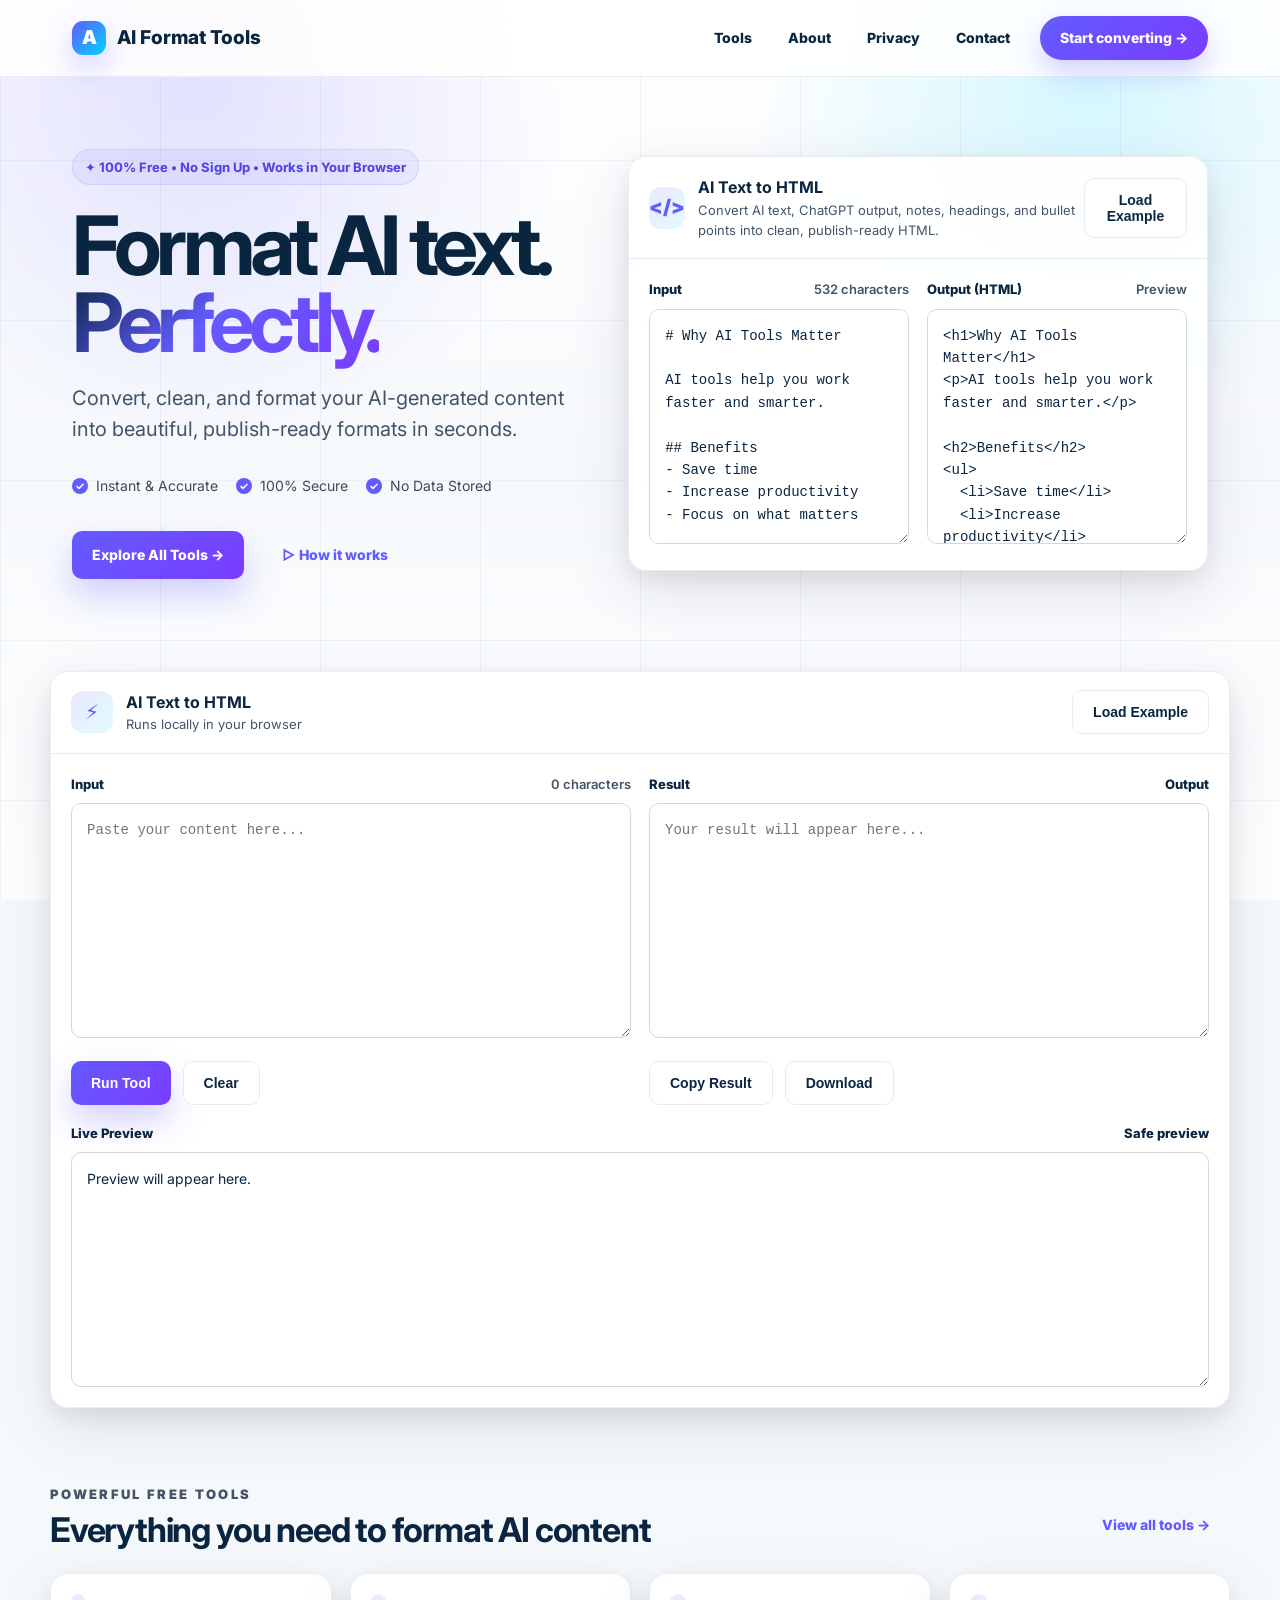
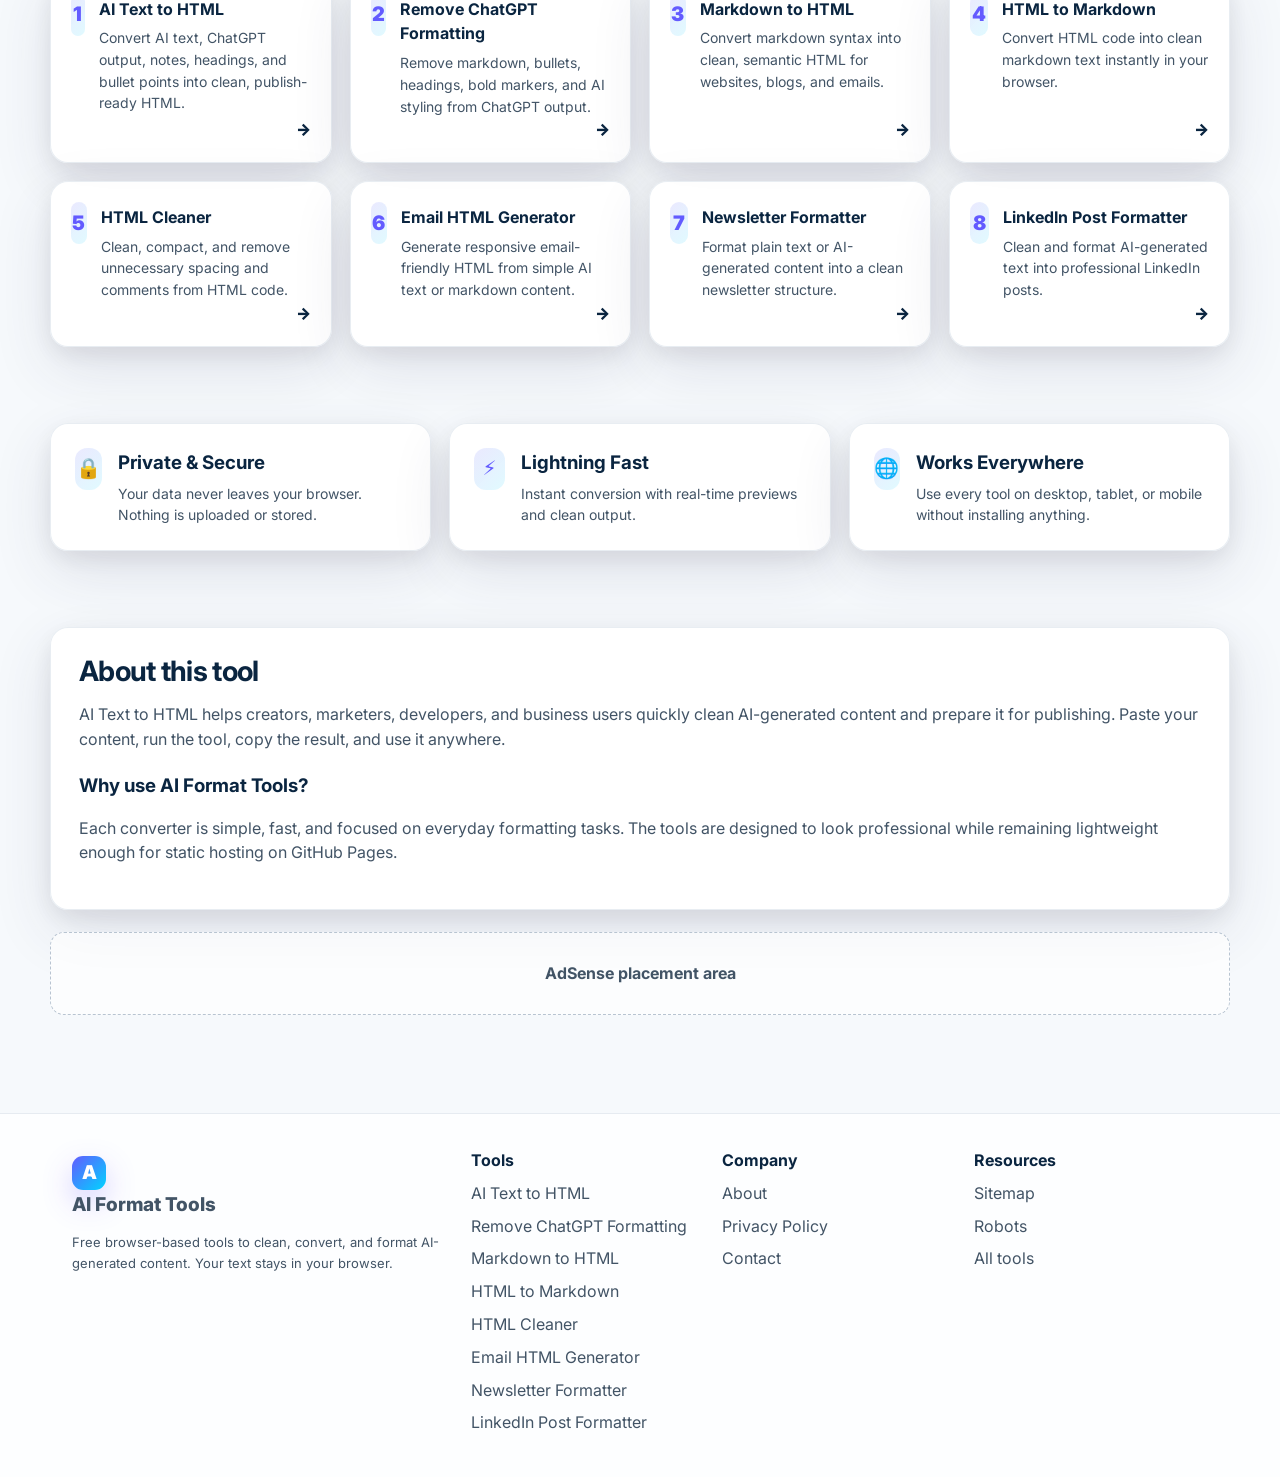
<file: index.html>
<!doctype html><html lang="en"><head><meta charset="utf-8"><meta name="viewport" content="width=device-width,initial-scale=1"><title>AI Text to HTML Converter | AI Format Tools</title><meta name="description" content="Convert AI text, ChatGPT output, notes, headings, and bullet points into clean, publish-ready HTML."><link rel="canonical" href="https://aiformattools.com/"><link rel="icon" href="favicon.svg"><link rel="preconnect" href="https://fonts.googleapis.com"><link rel="preconnect" href="https://fonts.gstatic.com" crossorigin><link href="https://fonts.googleapis.com/css2?family=Inter:wght@400;500;600;700;800;900&display=swap" rel="stylesheet"><link rel="stylesheet" href="styles.css"><script defer src="analytics.js"></script><script defer src="script.js"></script></head><body data-tool="text-html"><div class="page-bg"></div><header class="topbar"><nav class="nav"><a class="brand" href="index.html"><span class="logo">A</span><span>AI Format Tools</span></a><button class="mobile-toggle" onclick="toggleMenu()" aria-label="Open menu" aria-controls="siteMenu" aria-expanded="false"><span></span><span></span><span></span></button><div class="navlinks" id="siteMenu"><a href="index.html#tools">Tools</a><a href="about.html">About</a><a href="privacy.html">Privacy</a><a href="contact.html">Contact</a><a class="nav-cta" href="index.html#tool">Start converting →</a></div></nav></header><main><section class="hero container"><div><div class="eyebrow">✦ 100% Free • No Sign Up • Works in Your Browser</div><h1>Format AI text. <span class="gradient-text">Perfectly.</span></h1><p class="lead">Convert, clean, and format your AI-generated content into beautiful, publish-ready formats in seconds.</p><div class="trust-row"><span><b class="dot">✓</b>Instant & Accurate</span><span><b class="dot">✓</b>100% Secure</span><span><b class="dot">✓</b>No Data Stored</span></div><div class="actions"><a class="btn btn-primary" href="#tool">Explore All Tools →</a><a class="btn btn-ghost" href="#tools">▷ How it works</a></div></div><div class="demo-card"><div class="demo-head"><div class="demo-title"><div class="iconbox">&lt;/&gt;</div><div><strong>AI Text to HTML</strong><div class="small">Convert AI text, ChatGPT output, notes, headings, and bullet points into clean, publish-ready HTML.</div></div></div><button class="btn btn-secondary" onclick="loadExample()">Load Example</button></div><div class="demo-body"><div class="demo-grid"><div><div class="field-head"><span>Input</span><span class="count">532 characters</span></div><textarea readonly># Why AI Tools Matter

AI tools help you work faster and smarter.

## Benefits
- Save time
- Increase productivity
- Focus on what matters

Use AI responsibly and stay creative!</textarea></div><div><div class="field-head"><span>Output (HTML)</span><span class="count">Preview</span></div><textarea readonly>&lt;h1&gt;Why AI Tools Matter&lt;/h1&gt;
&lt;p&gt;AI tools help you work faster and smarter.&lt;/p&gt;

&lt;h2&gt;Benefits&lt;/h2&gt;
&lt;ul&gt;
  &lt;li&gt;Save time&lt;/li&gt;
  &lt;li&gt;Increase productivity&lt;/li&gt;
  &lt;li&gt;Focus on what matters&lt;/li&gt;
&lt;/ul&gt;</textarea></div></div></div></div></section><section id="tool" class="container section"><div class="tool-panel"><div class="tool-head"><div class="tool-title"><div class="iconbox">⚡</div><div><strong>AI Text to HTML</strong><div class="small">Runs locally in your browser</div></div></div><button class="btn btn-secondary" onclick="loadExample()">Load Example</button></div><div class="tool-body"><div class="workspace-grid"><div><div class="field-head"><span>Input</span><span id="charCount" class="count">0 characters</span></div><textarea id="inputText" oninput="updateCount()" placeholder="Paste your content here..."></textarea><div class="button-row"><button class="btn btn-primary" onclick="convert()">Run Tool</button><button class="btn btn-secondary" onclick="clearTool()">Clear</button></div></div><div><div class="field-head"><span>Result</span><span>Output</span></div><textarea id="outputText" placeholder="Your result will appear here..." readonly></textarea><div class="button-row"><button class="btn btn-secondary" onclick="copyResult()">Copy Result</button><button class="btn btn-secondary" onclick="downloadResult()">Download</button></div></div></div><div style="margin-top:18px"><div class="field-head"><span>Live Preview</span><span>Safe preview</span></div><div id="preview" class="preview">Preview will appear here.</div></div></div></div></section><section id="tools" class="container section"><div class="section-head"><div><p class="section-kicker">Powerful free tools</p><h2>Everything you need to format AI content</h2></div><a class="btn btn-ghost" href="#tools">View all tools →</a></div><div class="tools-grid"><a class="tool-card" href="index.html"><div class="tool-card-top"><div class="iconbox">1</div><div><h3>AI Text to HTML</h3><p>Convert AI text, ChatGPT output, notes, headings, and bullet points into clean, publish-ready HTML.</p></div></div><span class="arrow">→</span></a><a class="tool-card" href="remove-chatgpt-formatting.html"><div class="tool-card-top"><div class="iconbox">2</div><div><h3>Remove ChatGPT Formatting</h3><p>Remove markdown, bullets, headings, bold markers, and AI styling from ChatGPT output.</p></div></div><span class="arrow">→</span></a><a class="tool-card" href="markdown-to-html.html"><div class="tool-card-top"><div class="iconbox">3</div><div><h3>Markdown to HTML</h3><p>Convert markdown syntax into clean, semantic HTML for websites, blogs, and emails.</p></div></div><span class="arrow">→</span></a><a class="tool-card" href="html-to-markdown.html"><div class="tool-card-top"><div class="iconbox">4</div><div><h3>HTML to Markdown</h3><p>Convert HTML code into clean markdown text instantly in your browser.</p></div></div><span class="arrow">→</span></a><a class="tool-card" href="html-cleaner.html"><div class="tool-card-top"><div class="iconbox">5</div><div><h3>HTML Cleaner</h3><p>Clean, compact, and remove unnecessary spacing and comments from HTML code.</p></div></div><span class="arrow">→</span></a><a class="tool-card" href="email-html-generator.html"><div class="tool-card-top"><div class="iconbox">6</div><div><h3>Email HTML Generator</h3><p>Generate responsive email-friendly HTML from simple AI text or markdown content.</p></div></div><span class="arrow">→</span></a><a class="tool-card" href="newsletter-formatter.html"><div class="tool-card-top"><div class="iconbox">7</div><div><h3>Newsletter Formatter</h3><p>Format plain text or AI-generated content into a clean newsletter structure.</p></div></div><span class="arrow">→</span></a><a class="tool-card" href="linkedin-post-formatter.html"><div class="tool-card-top"><div class="iconbox">8</div><div><h3>LinkedIn Post Formatter</h3><p>Clean and format AI-generated text into professional LinkedIn posts.</p></div></div><span class="arrow">→</span></a></div></section><section class="container section"><div class="features"><div class="feature-card"><div class="iconbox">🔒</div><div><h3>Private & Secure</h3><p>Your data never leaves your browser. Nothing is uploaded or stored.</p></div></div><div class="feature-card"><div class="iconbox">⚡</div><div><h3>Lightning Fast</h3><p>Instant conversion with real-time previews and clean output.</p></div></div><div class="feature-card"><div class="iconbox">🌐</div><div><h3>Works Everywhere</h3><p>Use every tool on desktop, tablet, or mobile without installing anything.</p></div></div></div></section><section class="container section"><div class="content-card"><h2>About this tool</h2><p>AI Text to HTML helps creators, marketers, developers, and business users quickly clean AI-generated content and prepare it for publishing. Paste your content, run the tool, copy the result, and use it anywhere.</p><h3>Why use AI Format Tools?</h3><p>Each converter is simple, fast, and focused on everyday formatting tasks. The tools are designed to look professional while remaining lightweight enough for static hosting on GitHub Pages.</p></div><div class="ad-slot">AdSense placement area</div></section></main><footer class="footer"><div class="footer-inner"><div><a class="brand" href="index.html"><span class="logo">A</span><span>AI Format Tools</span></a><p class="small">Free browser-based tools to clean, convert, and format AI-generated content. Your text stays in your browser.</p></div><div class="footer-links"><div><strong>Tools</strong><a href="index.html">AI Text to HTML</a><a href="remove-chatgpt-formatting.html">Remove ChatGPT Formatting</a><a href="markdown-to-html.html">Markdown to HTML</a><a href="html-to-markdown.html">HTML to Markdown</a><a href="html-cleaner.html">HTML Cleaner</a><a href="email-html-generator.html">Email HTML Generator</a><a href="newsletter-formatter.html">Newsletter Formatter</a><a href="linkedin-post-formatter.html">LinkedIn Post Formatter</a></div><div><strong>Company</strong><a href="about.html">About</a><a href="privacy.html">Privacy Policy</a><a href="contact.html">Contact</a></div><div><strong>Resources</strong><a href="sitemap.xml">Sitemap</a><a href="robots.txt">Robots</a><a href="index.html#tools">All tools</a></div></div></div></footer></body></html>
</file>
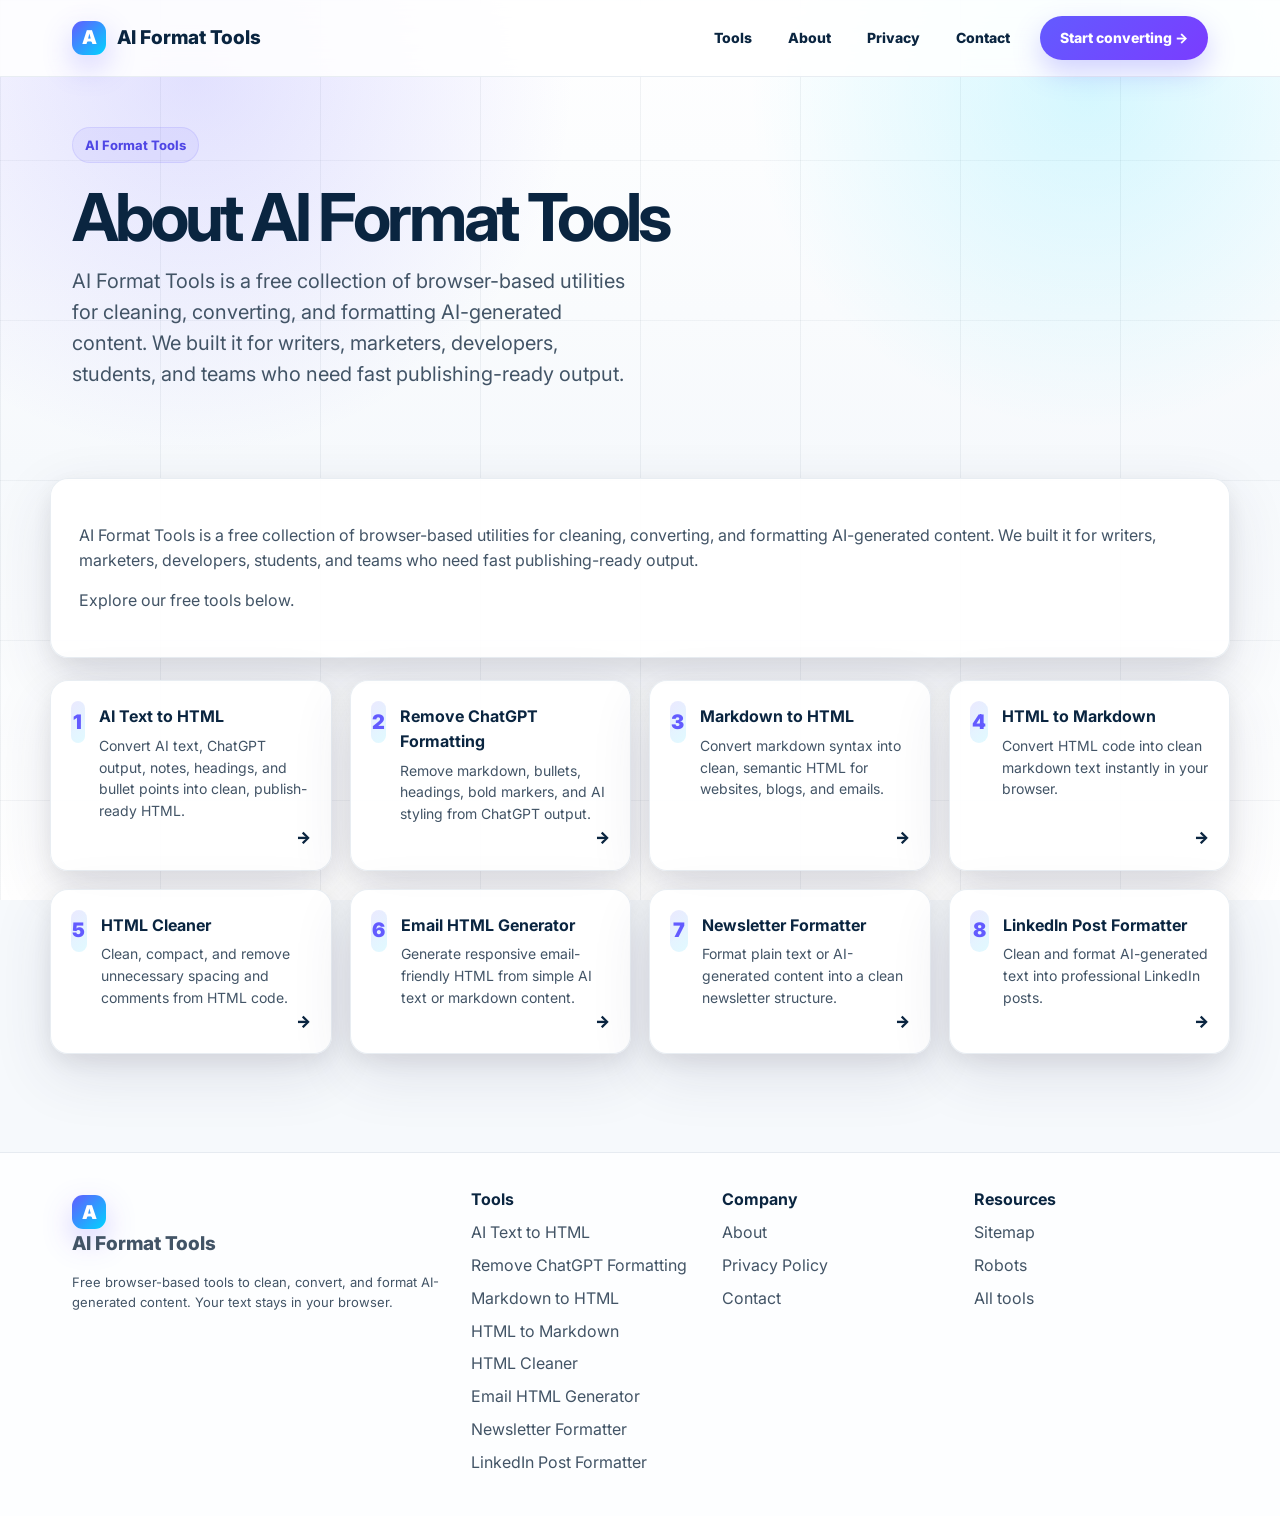
<file: about.html>
<!doctype html><html lang="en"><head><meta charset="utf-8"><meta name="viewport" content="width=device-width,initial-scale=1"><title>About AI Format Tools | AI Format Tools</title><meta name="description" content="AI Format Tools is a free collection of browser-based utilities for cleaning, converting, and formatting AI-generated content. We built it for writers, marketers, developers, students, and teams who need fast publishing-ready output."><link rel="canonical" href="https://aiformattools.com/"><link rel="icon" href="favicon.svg"><link rel="preconnect" href="https://fonts.googleapis.com"><link rel="preconnect" href="https://fonts.gstatic.com" crossorigin><link href="https://fonts.googleapis.com/css2?family=Inter:wght@400;500;600;700;800;900&display=swap" rel="stylesheet"><link rel="stylesheet" href="styles.css"><script defer src="analytics.js"></script><script defer src="script.js"></script></head><body><div class="page-bg"></div><header class="topbar"><nav class="nav"><a class="brand" href="index.html"><span class="logo">A</span><span>AI Format Tools</span></a><button class="mobile-toggle" onclick="toggleMenu()" aria-label="Open menu" aria-controls="siteMenu" aria-expanded="false"><span></span><span></span><span></span></button><div class="navlinks" id="siteMenu"><a href="index.html#tools">Tools</a><a href="about.html">About</a><a href="privacy.html">Privacy</a><a href="contact.html">Contact</a><a class="nav-cta" href="index.html#tool">Start converting →</a></div></nav></header><main><section class="page-title container"><div class="eyebrow">AI Format Tools</div><h1>About AI Format Tools</h1><p class="lead">AI Format Tools is a free collection of browser-based utilities for cleaning, converting, and formatting AI-generated content. We built it for writers, marketers, developers, students, and teams who need fast publishing-ready output.</p></section><section class="container section"><div class="content-card"><p>AI Format Tools is a free collection of browser-based utilities for cleaning, converting, and formatting AI-generated content. We built it for writers, marketers, developers, students, and teams who need fast publishing-ready output.</p><p>Explore our free tools below.</p></div><div class="tools-grid"><a class="tool-card" href="index.html"><div class="tool-card-top"><div class="iconbox">1</div><div><h3>AI Text to HTML</h3><p>Convert AI text, ChatGPT output, notes, headings, and bullet points into clean, publish-ready HTML.</p></div></div><span class="arrow">→</span></a><a class="tool-card" href="remove-chatgpt-formatting.html"><div class="tool-card-top"><div class="iconbox">2</div><div><h3>Remove ChatGPT Formatting</h3><p>Remove markdown, bullets, headings, bold markers, and AI styling from ChatGPT output.</p></div></div><span class="arrow">→</span></a><a class="tool-card" href="markdown-to-html.html"><div class="tool-card-top"><div class="iconbox">3</div><div><h3>Markdown to HTML</h3><p>Convert markdown syntax into clean, semantic HTML for websites, blogs, and emails.</p></div></div><span class="arrow">→</span></a><a class="tool-card" href="html-to-markdown.html"><div class="tool-card-top"><div class="iconbox">4</div><div><h3>HTML to Markdown</h3><p>Convert HTML code into clean markdown text instantly in your browser.</p></div></div><span class="arrow">→</span></a><a class="tool-card" href="html-cleaner.html"><div class="tool-card-top"><div class="iconbox">5</div><div><h3>HTML Cleaner</h3><p>Clean, compact, and remove unnecessary spacing and comments from HTML code.</p></div></div><span class="arrow">→</span></a><a class="tool-card" href="email-html-generator.html"><div class="tool-card-top"><div class="iconbox">6</div><div><h3>Email HTML Generator</h3><p>Generate responsive email-friendly HTML from simple AI text or markdown content.</p></div></div><span class="arrow">→</span></a><a class="tool-card" href="newsletter-formatter.html"><div class="tool-card-top"><div class="iconbox">7</div><div><h3>Newsletter Formatter</h3><p>Format plain text or AI-generated content into a clean newsletter structure.</p></div></div><span class="arrow">→</span></a><a class="tool-card" href="linkedin-post-formatter.html"><div class="tool-card-top"><div class="iconbox">8</div><div><h3>LinkedIn Post Formatter</h3><p>Clean and format AI-generated text into professional LinkedIn posts.</p></div></div><span class="arrow">→</span></a></div></section></main><footer class="footer"><div class="footer-inner"><div><a class="brand" href="index.html"><span class="logo">A</span><span>AI Format Tools</span></a><p class="small">Free browser-based tools to clean, convert, and format AI-generated content. Your text stays in your browser.</p></div><div class="footer-links"><div><strong>Tools</strong><a href="index.html">AI Text to HTML</a><a href="remove-chatgpt-formatting.html">Remove ChatGPT Formatting</a><a href="markdown-to-html.html">Markdown to HTML</a><a href="html-to-markdown.html">HTML to Markdown</a><a href="html-cleaner.html">HTML Cleaner</a><a href="email-html-generator.html">Email HTML Generator</a><a href="newsletter-formatter.html">Newsletter Formatter</a><a href="linkedin-post-formatter.html">LinkedIn Post Formatter</a></div><div><strong>Company</strong><a href="about.html">About</a><a href="privacy.html">Privacy Policy</a><a href="contact.html">Contact</a></div><div><strong>Resources</strong><a href="sitemap.xml">Sitemap</a><a href="robots.txt">Robots</a><a href="index.html#tools">All tools</a></div></div></div></footer></body></html>
</file>
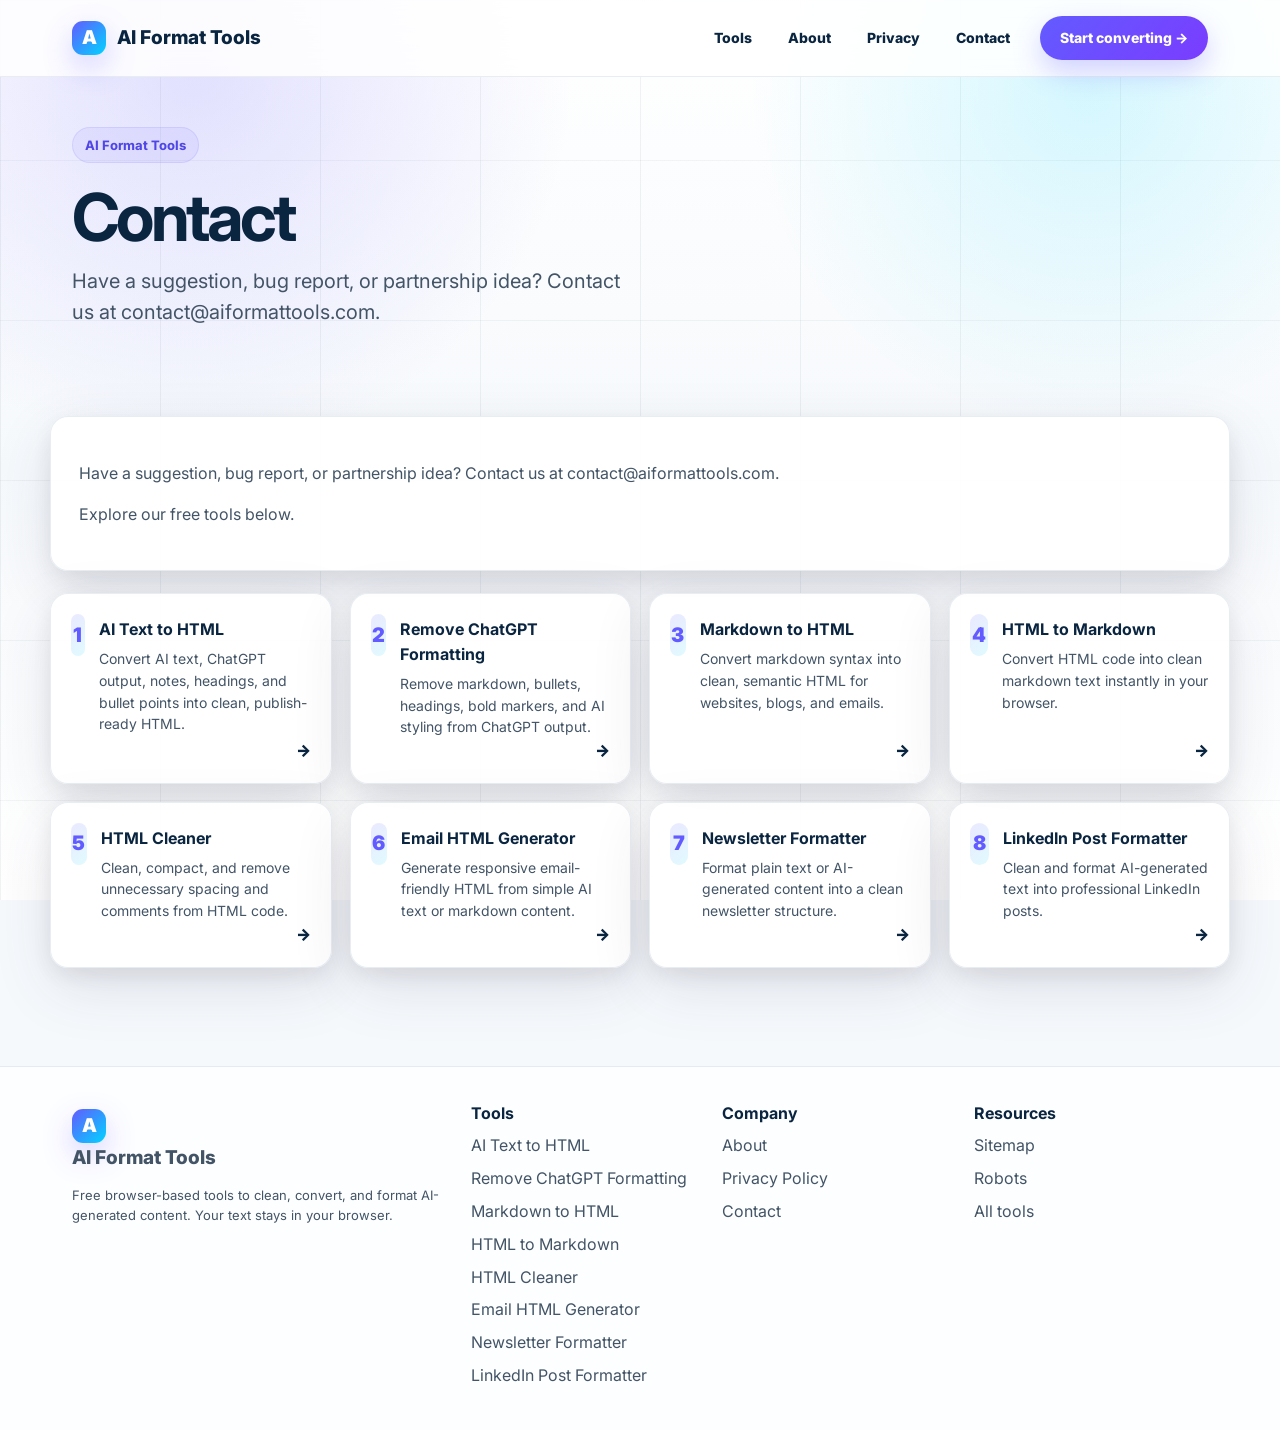
<file: contact.html>
<!doctype html><html lang="en"><head><meta charset="utf-8"><meta name="viewport" content="width=device-width,initial-scale=1"><title>Contact | AI Format Tools</title><meta name="description" content="Have a suggestion, bug report, or partnership idea? Contact us at contact@aiformattools.com."><link rel="canonical" href="https://aiformattools.com/"><link rel="icon" href="favicon.svg"><link rel="preconnect" href="https://fonts.googleapis.com"><link rel="preconnect" href="https://fonts.gstatic.com" crossorigin><link href="https://fonts.googleapis.com/css2?family=Inter:wght@400;500;600;700;800;900&display=swap" rel="stylesheet"><link rel="stylesheet" href="styles.css"><script defer src="analytics.js"></script><script defer src="script.js"></script></head><body><div class="page-bg"></div><header class="topbar"><nav class="nav"><a class="brand" href="index.html"><span class="logo">A</span><span>AI Format Tools</span></a><button class="mobile-toggle" onclick="toggleMenu()" aria-label="Open menu" aria-controls="siteMenu" aria-expanded="false"><span></span><span></span><span></span></button><div class="navlinks" id="siteMenu"><a href="index.html#tools">Tools</a><a href="about.html">About</a><a href="privacy.html">Privacy</a><a href="contact.html">Contact</a><a class="nav-cta" href="index.html#tool">Start converting →</a></div></nav></header><main><section class="page-title container"><div class="eyebrow">AI Format Tools</div><h1>Contact</h1><p class="lead">Have a suggestion, bug report, or partnership idea? Contact us at contact@aiformattools.com.</p></section><section class="container section"><div class="content-card"><p>Have a suggestion, bug report, or partnership idea? Contact us at contact@aiformattools.com.</p><p>Explore our free tools below.</p></div><div class="tools-grid"><a class="tool-card" href="index.html"><div class="tool-card-top"><div class="iconbox">1</div><div><h3>AI Text to HTML</h3><p>Convert AI text, ChatGPT output, notes, headings, and bullet points into clean, publish-ready HTML.</p></div></div><span class="arrow">→</span></a><a class="tool-card" href="remove-chatgpt-formatting.html"><div class="tool-card-top"><div class="iconbox">2</div><div><h3>Remove ChatGPT Formatting</h3><p>Remove markdown, bullets, headings, bold markers, and AI styling from ChatGPT output.</p></div></div><span class="arrow">→</span></a><a class="tool-card" href="markdown-to-html.html"><div class="tool-card-top"><div class="iconbox">3</div><div><h3>Markdown to HTML</h3><p>Convert markdown syntax into clean, semantic HTML for websites, blogs, and emails.</p></div></div><span class="arrow">→</span></a><a class="tool-card" href="html-to-markdown.html"><div class="tool-card-top"><div class="iconbox">4</div><div><h3>HTML to Markdown</h3><p>Convert HTML code into clean markdown text instantly in your browser.</p></div></div><span class="arrow">→</span></a><a class="tool-card" href="html-cleaner.html"><div class="tool-card-top"><div class="iconbox">5</div><div><h3>HTML Cleaner</h3><p>Clean, compact, and remove unnecessary spacing and comments from HTML code.</p></div></div><span class="arrow">→</span></a><a class="tool-card" href="email-html-generator.html"><div class="tool-card-top"><div class="iconbox">6</div><div><h3>Email HTML Generator</h3><p>Generate responsive email-friendly HTML from simple AI text or markdown content.</p></div></div><span class="arrow">→</span></a><a class="tool-card" href="newsletter-formatter.html"><div class="tool-card-top"><div class="iconbox">7</div><div><h3>Newsletter Formatter</h3><p>Format plain text or AI-generated content into a clean newsletter structure.</p></div></div><span class="arrow">→</span></a><a class="tool-card" href="linkedin-post-formatter.html"><div class="tool-card-top"><div class="iconbox">8</div><div><h3>LinkedIn Post Formatter</h3><p>Clean and format AI-generated text into professional LinkedIn posts.</p></div></div><span class="arrow">→</span></a></div></section></main><footer class="footer"><div class="footer-inner"><div><a class="brand" href="index.html"><span class="logo">A</span><span>AI Format Tools</span></a><p class="small">Free browser-based tools to clean, convert, and format AI-generated content. Your text stays in your browser.</p></div><div class="footer-links"><div><strong>Tools</strong><a href="index.html">AI Text to HTML</a><a href="remove-chatgpt-formatting.html">Remove ChatGPT Formatting</a><a href="markdown-to-html.html">Markdown to HTML</a><a href="html-to-markdown.html">HTML to Markdown</a><a href="html-cleaner.html">HTML Cleaner</a><a href="email-html-generator.html">Email HTML Generator</a><a href="newsletter-formatter.html">Newsletter Formatter</a><a href="linkedin-post-formatter.html">LinkedIn Post Formatter</a></div><div><strong>Company</strong><a href="about.html">About</a><a href="privacy.html">Privacy Policy</a><a href="contact.html">Contact</a></div><div><strong>Resources</strong><a href="sitemap.xml">Sitemap</a><a href="robots.txt">Robots</a><a href="index.html#tools">All tools</a></div></div></div></footer></body></html>
</file>
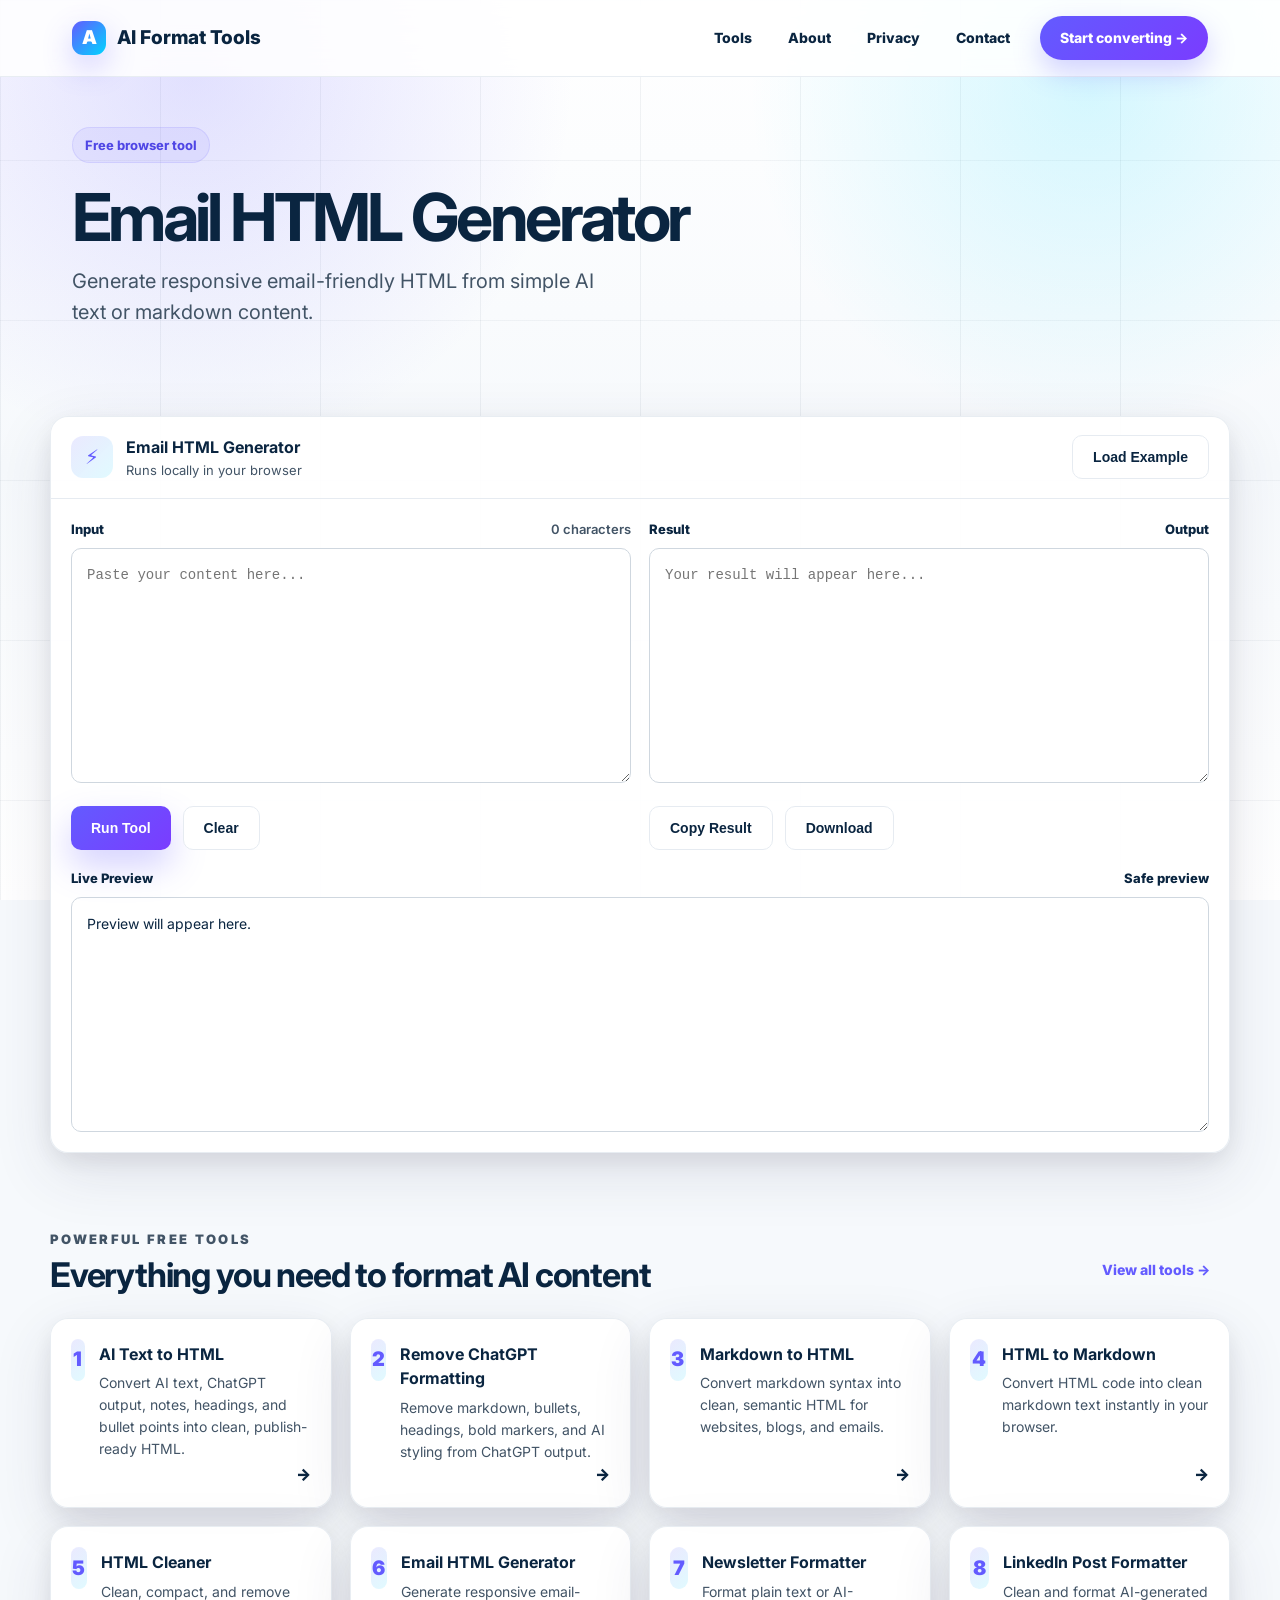
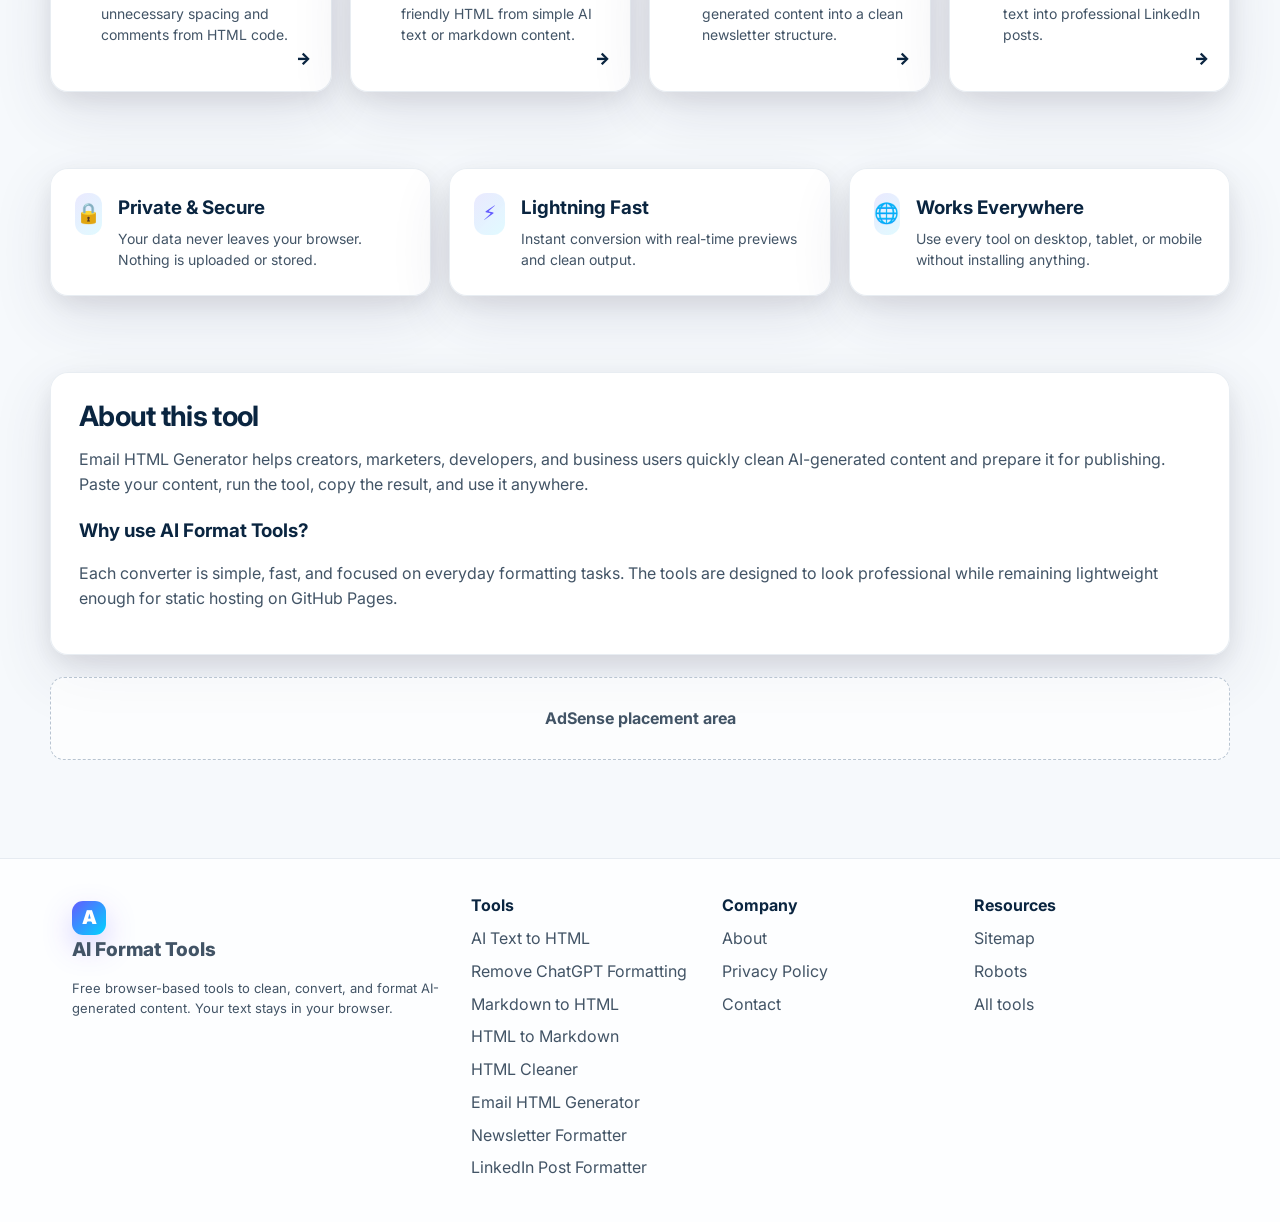
<file: email-html-generator.html>
<!doctype html><html lang="en"><head><meta charset="utf-8"><meta name="viewport" content="width=device-width,initial-scale=1"><title>Email HTML Generator | AI Format Tools</title><meta name="description" content="Generate responsive email-friendly HTML from simple AI text or markdown content."><link rel="canonical" href="https://aiformattools.com/"><link rel="icon" href="favicon.svg"><link rel="preconnect" href="https://fonts.googleapis.com"><link rel="preconnect" href="https://fonts.gstatic.com" crossorigin><link href="https://fonts.googleapis.com/css2?family=Inter:wght@400;500;600;700;800;900&display=swap" rel="stylesheet"><link rel="stylesheet" href="styles.css"><script defer src="analytics.js"></script><script defer src="script.js"></script></head><body data-tool="email-html"><div class="page-bg"></div><header class="topbar"><nav class="nav"><a class="brand" href="index.html"><span class="logo">A</span><span>AI Format Tools</span></a><button class="mobile-toggle" onclick="toggleMenu()" aria-label="Open menu" aria-controls="siteMenu" aria-expanded="false"><span></span><span></span><span></span></button><div class="navlinks" id="siteMenu"><a href="index.html#tools">Tools</a><a href="about.html">About</a><a href="privacy.html">Privacy</a><a href="contact.html">Contact</a><a class="nav-cta" href="index.html#tool">Start converting →</a></div></nav></header><main><section class="page-title container"><div class="eyebrow">Free browser tool</div><h1>Email HTML Generator</h1><p class="lead">Generate responsive email-friendly HTML from simple AI text or markdown content.</p></section><section id="tool" class="container section"><div class="tool-panel"><div class="tool-head"><div class="tool-title"><div class="iconbox">⚡</div><div><strong>Email HTML Generator</strong><div class="small">Runs locally in your browser</div></div></div><button class="btn btn-secondary" onclick="loadExample()">Load Example</button></div><div class="tool-body"><div class="workspace-grid"><div><div class="field-head"><span>Input</span><span id="charCount" class="count">0 characters</span></div><textarea id="inputText" oninput="updateCount()" placeholder="Paste your content here..."></textarea><div class="button-row"><button class="btn btn-primary" onclick="convert()">Run Tool</button><button class="btn btn-secondary" onclick="clearTool()">Clear</button></div></div><div><div class="field-head"><span>Result</span><span>Output</span></div><textarea id="outputText" placeholder="Your result will appear here..." readonly></textarea><div class="button-row"><button class="btn btn-secondary" onclick="copyResult()">Copy Result</button><button class="btn btn-secondary" onclick="downloadResult()">Download</button></div></div></div><div style="margin-top:18px"><div class="field-head"><span>Live Preview</span><span>Safe preview</span></div><div id="preview" class="preview">Preview will appear here.</div></div></div></div></section><section id="tools" class="container section"><div class="section-head"><div><p class="section-kicker">Powerful free tools</p><h2>Everything you need to format AI content</h2></div><a class="btn btn-ghost" href="#tools">View all tools →</a></div><div class="tools-grid"><a class="tool-card" href="index.html"><div class="tool-card-top"><div class="iconbox">1</div><div><h3>AI Text to HTML</h3><p>Convert AI text, ChatGPT output, notes, headings, and bullet points into clean, publish-ready HTML.</p></div></div><span class="arrow">→</span></a><a class="tool-card" href="remove-chatgpt-formatting.html"><div class="tool-card-top"><div class="iconbox">2</div><div><h3>Remove ChatGPT Formatting</h3><p>Remove markdown, bullets, headings, bold markers, and AI styling from ChatGPT output.</p></div></div><span class="arrow">→</span></a><a class="tool-card" href="markdown-to-html.html"><div class="tool-card-top"><div class="iconbox">3</div><div><h3>Markdown to HTML</h3><p>Convert markdown syntax into clean, semantic HTML for websites, blogs, and emails.</p></div></div><span class="arrow">→</span></a><a class="tool-card" href="html-to-markdown.html"><div class="tool-card-top"><div class="iconbox">4</div><div><h3>HTML to Markdown</h3><p>Convert HTML code into clean markdown text instantly in your browser.</p></div></div><span class="arrow">→</span></a><a class="tool-card" href="html-cleaner.html"><div class="tool-card-top"><div class="iconbox">5</div><div><h3>HTML Cleaner</h3><p>Clean, compact, and remove unnecessary spacing and comments from HTML code.</p></div></div><span class="arrow">→</span></a><a class="tool-card" href="email-html-generator.html"><div class="tool-card-top"><div class="iconbox">6</div><div><h3>Email HTML Generator</h3><p>Generate responsive email-friendly HTML from simple AI text or markdown content.</p></div></div><span class="arrow">→</span></a><a class="tool-card" href="newsletter-formatter.html"><div class="tool-card-top"><div class="iconbox">7</div><div><h3>Newsletter Formatter</h3><p>Format plain text or AI-generated content into a clean newsletter structure.</p></div></div><span class="arrow">→</span></a><a class="tool-card" href="linkedin-post-formatter.html"><div class="tool-card-top"><div class="iconbox">8</div><div><h3>LinkedIn Post Formatter</h3><p>Clean and format AI-generated text into professional LinkedIn posts.</p></div></div><span class="arrow">→</span></a></div></section><section class="container section"><div class="features"><div class="feature-card"><div class="iconbox">🔒</div><div><h3>Private & Secure</h3><p>Your data never leaves your browser. Nothing is uploaded or stored.</p></div></div><div class="feature-card"><div class="iconbox">⚡</div><div><h3>Lightning Fast</h3><p>Instant conversion with real-time previews and clean output.</p></div></div><div class="feature-card"><div class="iconbox">🌐</div><div><h3>Works Everywhere</h3><p>Use every tool on desktop, tablet, or mobile without installing anything.</p></div></div></div></section><section class="container section"><div class="content-card"><h2>About this tool</h2><p>Email HTML Generator helps creators, marketers, developers, and business users quickly clean AI-generated content and prepare it for publishing. Paste your content, run the tool, copy the result, and use it anywhere.</p><h3>Why use AI Format Tools?</h3><p>Each converter is simple, fast, and focused on everyday formatting tasks. The tools are designed to look professional while remaining lightweight enough for static hosting on GitHub Pages.</p></div><div class="ad-slot">AdSense placement area</div></section></main><footer class="footer"><div class="footer-inner"><div><a class="brand" href="index.html"><span class="logo">A</span><span>AI Format Tools</span></a><p class="small">Free browser-based tools to clean, convert, and format AI-generated content. Your text stays in your browser.</p></div><div class="footer-links"><div><strong>Tools</strong><a href="index.html">AI Text to HTML</a><a href="remove-chatgpt-formatting.html">Remove ChatGPT Formatting</a><a href="markdown-to-html.html">Markdown to HTML</a><a href="html-to-markdown.html">HTML to Markdown</a><a href="html-cleaner.html">HTML Cleaner</a><a href="email-html-generator.html">Email HTML Generator</a><a href="newsletter-formatter.html">Newsletter Formatter</a><a href="linkedin-post-formatter.html">LinkedIn Post Formatter</a></div><div><strong>Company</strong><a href="about.html">About</a><a href="privacy.html">Privacy Policy</a><a href="contact.html">Contact</a></div><div><strong>Resources</strong><a href="sitemap.xml">Sitemap</a><a href="robots.txt">Robots</a><a href="index.html#tools">All tools</a></div></div></div></footer></body></html>
</file>
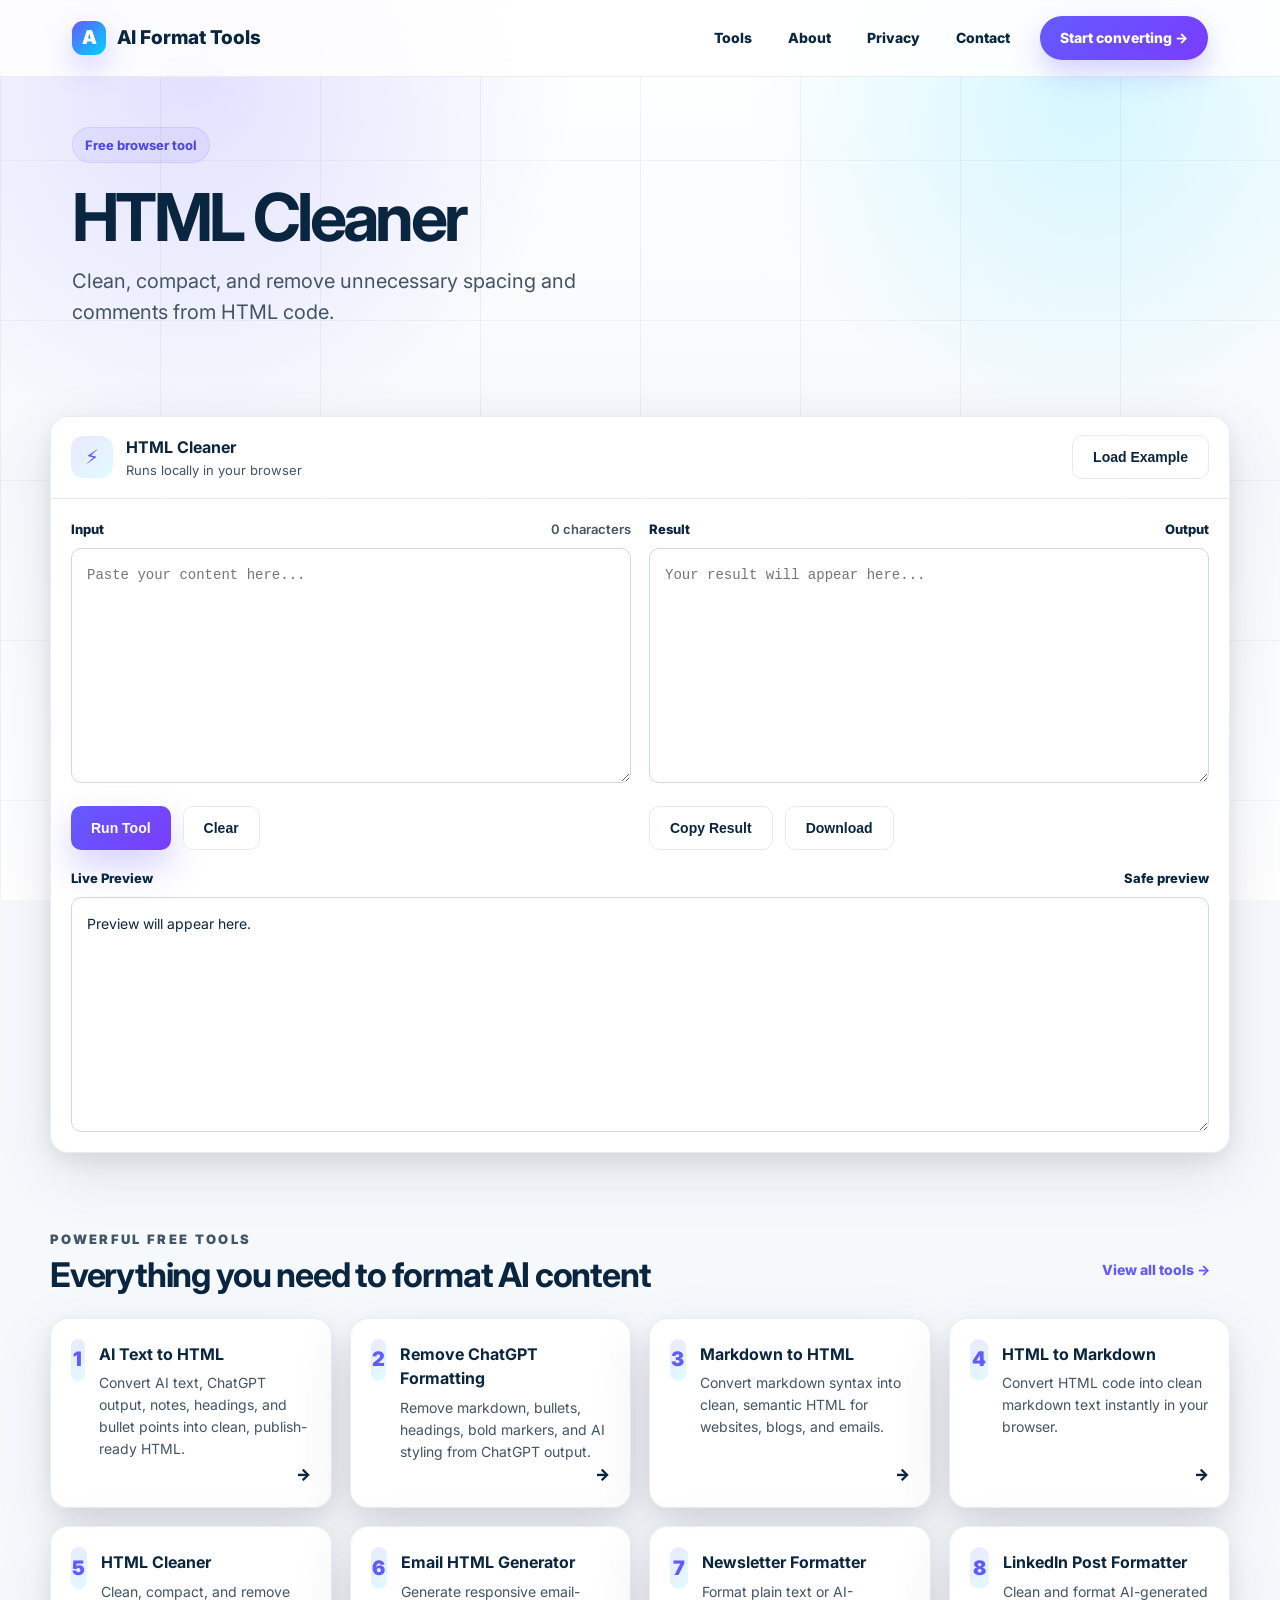
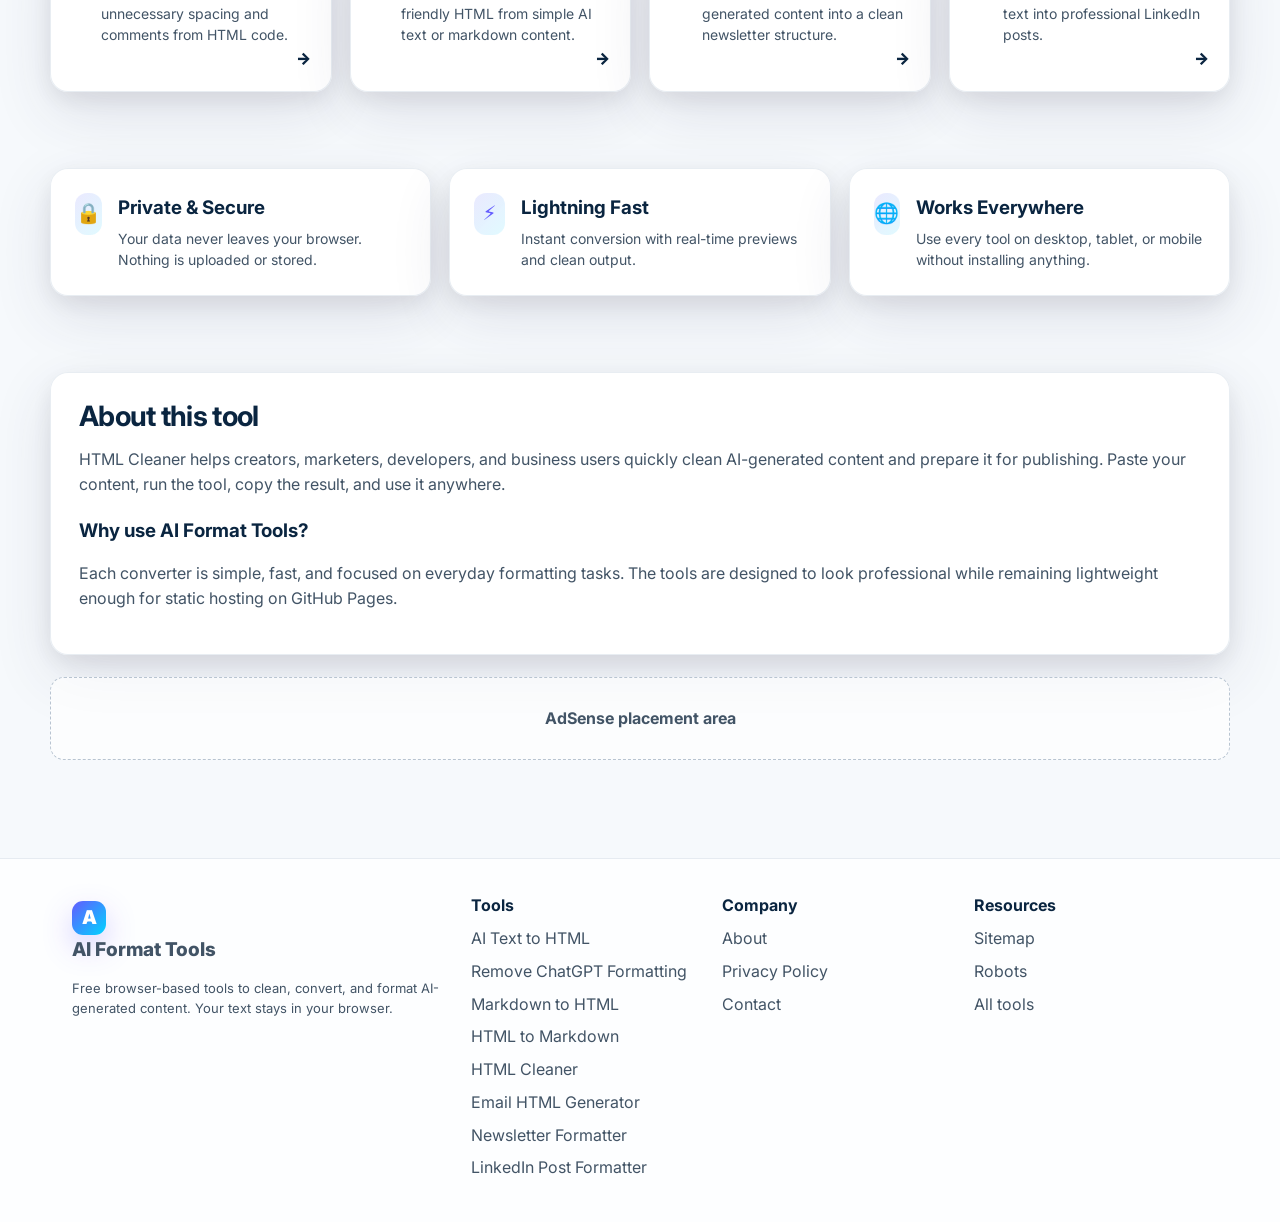
<file: html-cleaner.html>
<!doctype html><html lang="en"><head><meta charset="utf-8"><meta name="viewport" content="width=device-width,initial-scale=1"><title>HTML Cleaner | AI Format Tools</title><meta name="description" content="Clean, compact, and remove unnecessary spacing and comments from HTML code."><link rel="canonical" href="https://aiformattools.com/"><link rel="icon" href="favicon.svg"><link rel="preconnect" href="https://fonts.googleapis.com"><link rel="preconnect" href="https://fonts.gstatic.com" crossorigin><link href="https://fonts.googleapis.com/css2?family=Inter:wght@400;500;600;700;800;900&display=swap" rel="stylesheet"><link rel="stylesheet" href="styles.css"><script defer src="analytics.js"></script><script defer src="script.js"></script></head><body data-tool="html-cleaner"><div class="page-bg"></div><header class="topbar"><nav class="nav"><a class="brand" href="index.html"><span class="logo">A</span><span>AI Format Tools</span></a><button class="mobile-toggle" onclick="toggleMenu()" aria-label="Open menu" aria-controls="siteMenu" aria-expanded="false"><span></span><span></span><span></span></button><div class="navlinks" id="siteMenu"><a href="index.html#tools">Tools</a><a href="about.html">About</a><a href="privacy.html">Privacy</a><a href="contact.html">Contact</a><a class="nav-cta" href="index.html#tool">Start converting →</a></div></nav></header><main><section class="page-title container"><div class="eyebrow">Free browser tool</div><h1>HTML Cleaner</h1><p class="lead">Clean, compact, and remove unnecessary spacing and comments from HTML code.</p></section><section id="tool" class="container section"><div class="tool-panel"><div class="tool-head"><div class="tool-title"><div class="iconbox">⚡</div><div><strong>HTML Cleaner</strong><div class="small">Runs locally in your browser</div></div></div><button class="btn btn-secondary" onclick="loadExample()">Load Example</button></div><div class="tool-body"><div class="workspace-grid"><div><div class="field-head"><span>Input</span><span id="charCount" class="count">0 characters</span></div><textarea id="inputText" oninput="updateCount()" placeholder="Paste your content here..."></textarea><div class="button-row"><button class="btn btn-primary" onclick="convert()">Run Tool</button><button class="btn btn-secondary" onclick="clearTool()">Clear</button></div></div><div><div class="field-head"><span>Result</span><span>Output</span></div><textarea id="outputText" placeholder="Your result will appear here..." readonly></textarea><div class="button-row"><button class="btn btn-secondary" onclick="copyResult()">Copy Result</button><button class="btn btn-secondary" onclick="downloadResult()">Download</button></div></div></div><div style="margin-top:18px"><div class="field-head"><span>Live Preview</span><span>Safe preview</span></div><div id="preview" class="preview">Preview will appear here.</div></div></div></div></section><section id="tools" class="container section"><div class="section-head"><div><p class="section-kicker">Powerful free tools</p><h2>Everything you need to format AI content</h2></div><a class="btn btn-ghost" href="#tools">View all tools →</a></div><div class="tools-grid"><a class="tool-card" href="index.html"><div class="tool-card-top"><div class="iconbox">1</div><div><h3>AI Text to HTML</h3><p>Convert AI text, ChatGPT output, notes, headings, and bullet points into clean, publish-ready HTML.</p></div></div><span class="arrow">→</span></a><a class="tool-card" href="remove-chatgpt-formatting.html"><div class="tool-card-top"><div class="iconbox">2</div><div><h3>Remove ChatGPT Formatting</h3><p>Remove markdown, bullets, headings, bold markers, and AI styling from ChatGPT output.</p></div></div><span class="arrow">→</span></a><a class="tool-card" href="markdown-to-html.html"><div class="tool-card-top"><div class="iconbox">3</div><div><h3>Markdown to HTML</h3><p>Convert markdown syntax into clean, semantic HTML for websites, blogs, and emails.</p></div></div><span class="arrow">→</span></a><a class="tool-card" href="html-to-markdown.html"><div class="tool-card-top"><div class="iconbox">4</div><div><h3>HTML to Markdown</h3><p>Convert HTML code into clean markdown text instantly in your browser.</p></div></div><span class="arrow">→</span></a><a class="tool-card" href="html-cleaner.html"><div class="tool-card-top"><div class="iconbox">5</div><div><h3>HTML Cleaner</h3><p>Clean, compact, and remove unnecessary spacing and comments from HTML code.</p></div></div><span class="arrow">→</span></a><a class="tool-card" href="email-html-generator.html"><div class="tool-card-top"><div class="iconbox">6</div><div><h3>Email HTML Generator</h3><p>Generate responsive email-friendly HTML from simple AI text or markdown content.</p></div></div><span class="arrow">→</span></a><a class="tool-card" href="newsletter-formatter.html"><div class="tool-card-top"><div class="iconbox">7</div><div><h3>Newsletter Formatter</h3><p>Format plain text or AI-generated content into a clean newsletter structure.</p></div></div><span class="arrow">→</span></a><a class="tool-card" href="linkedin-post-formatter.html"><div class="tool-card-top"><div class="iconbox">8</div><div><h3>LinkedIn Post Formatter</h3><p>Clean and format AI-generated text into professional LinkedIn posts.</p></div></div><span class="arrow">→</span></a></div></section><section class="container section"><div class="features"><div class="feature-card"><div class="iconbox">🔒</div><div><h3>Private & Secure</h3><p>Your data never leaves your browser. Nothing is uploaded or stored.</p></div></div><div class="feature-card"><div class="iconbox">⚡</div><div><h3>Lightning Fast</h3><p>Instant conversion with real-time previews and clean output.</p></div></div><div class="feature-card"><div class="iconbox">🌐</div><div><h3>Works Everywhere</h3><p>Use every tool on desktop, tablet, or mobile without installing anything.</p></div></div></div></section><section class="container section"><div class="content-card"><h2>About this tool</h2><p>HTML Cleaner helps creators, marketers, developers, and business users quickly clean AI-generated content and prepare it for publishing. Paste your content, run the tool, copy the result, and use it anywhere.</p><h3>Why use AI Format Tools?</h3><p>Each converter is simple, fast, and focused on everyday formatting tasks. The tools are designed to look professional while remaining lightweight enough for static hosting on GitHub Pages.</p></div><div class="ad-slot">AdSense placement area</div></section></main><footer class="footer"><div class="footer-inner"><div><a class="brand" href="index.html"><span class="logo">A</span><span>AI Format Tools</span></a><p class="small">Free browser-based tools to clean, convert, and format AI-generated content. Your text stays in your browser.</p></div><div class="footer-links"><div><strong>Tools</strong><a href="index.html">AI Text to HTML</a><a href="remove-chatgpt-formatting.html">Remove ChatGPT Formatting</a><a href="markdown-to-html.html">Markdown to HTML</a><a href="html-to-markdown.html">HTML to Markdown</a><a href="html-cleaner.html">HTML Cleaner</a><a href="email-html-generator.html">Email HTML Generator</a><a href="newsletter-formatter.html">Newsletter Formatter</a><a href="linkedin-post-formatter.html">LinkedIn Post Formatter</a></div><div><strong>Company</strong><a href="about.html">About</a><a href="privacy.html">Privacy Policy</a><a href="contact.html">Contact</a></div><div><strong>Resources</strong><a href="sitemap.xml">Sitemap</a><a href="robots.txt">Robots</a><a href="index.html#tools">All tools</a></div></div></div></footer></body></html>
</file>
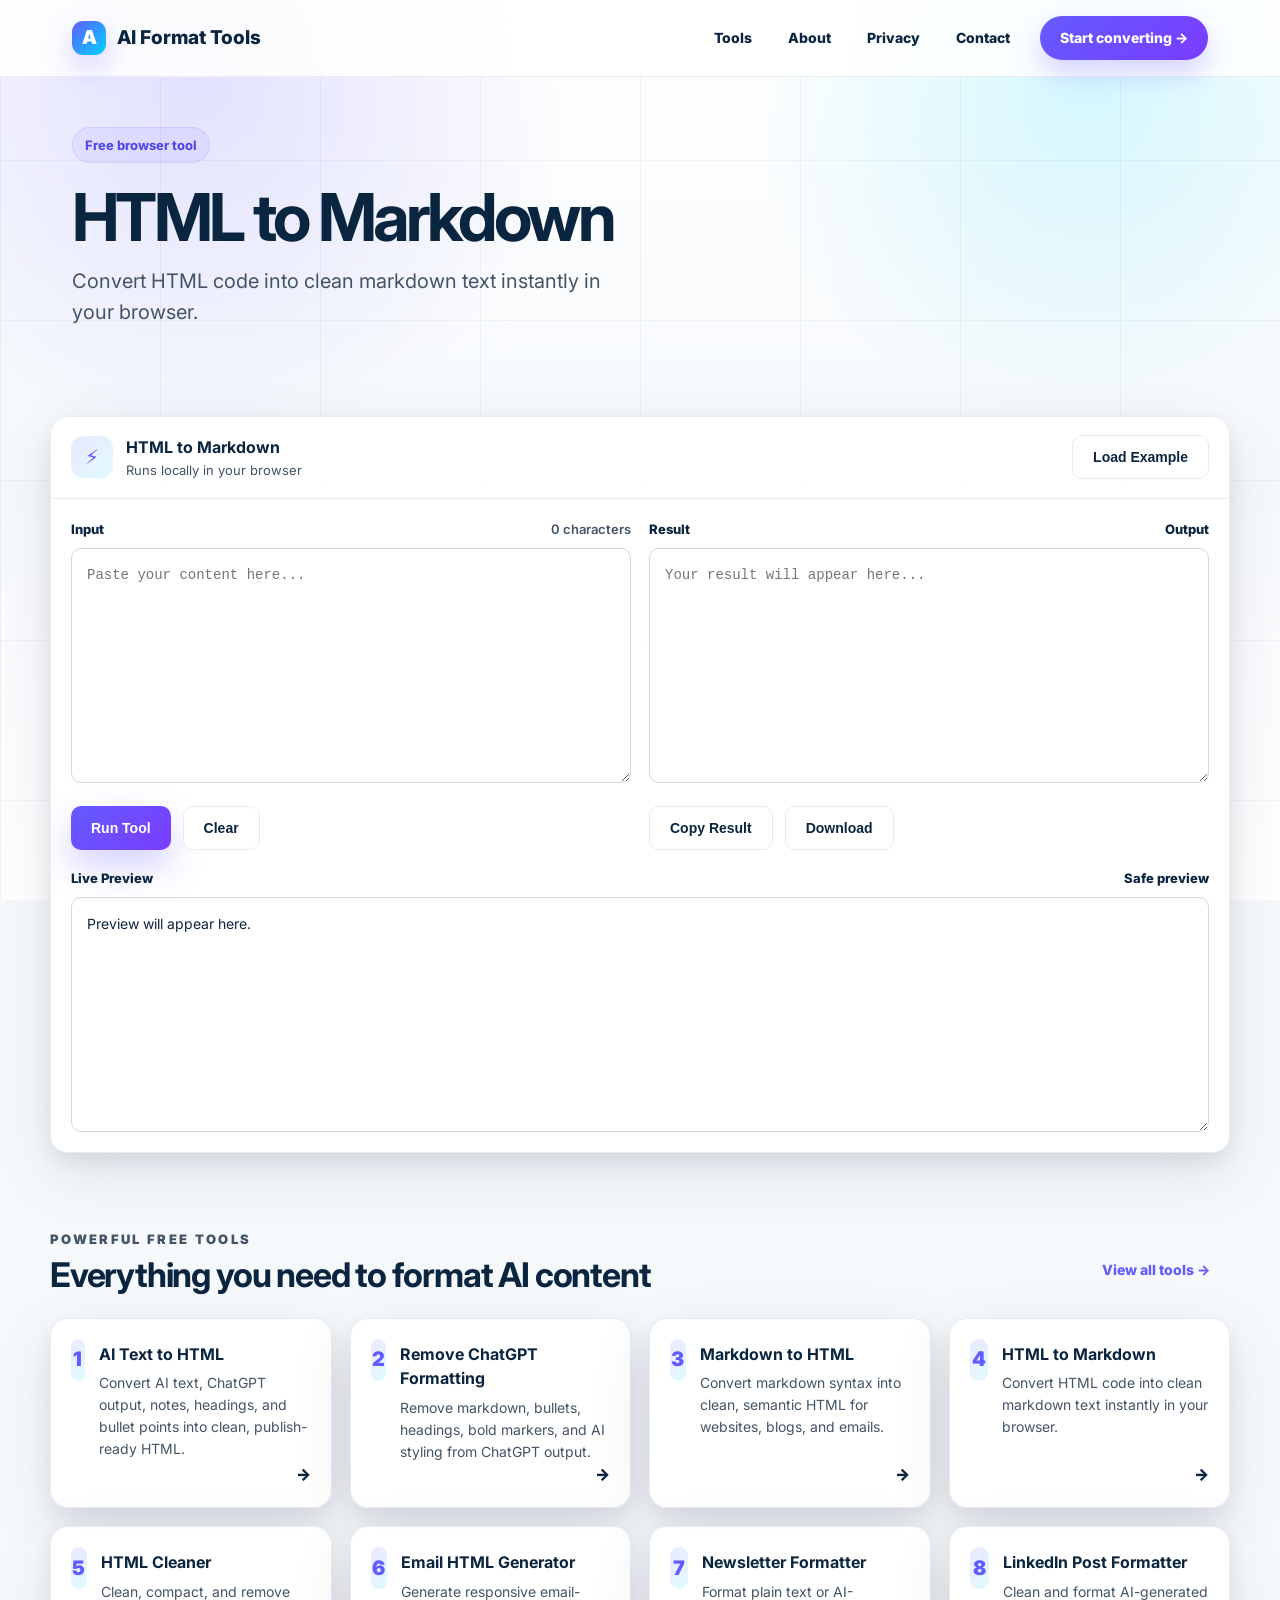
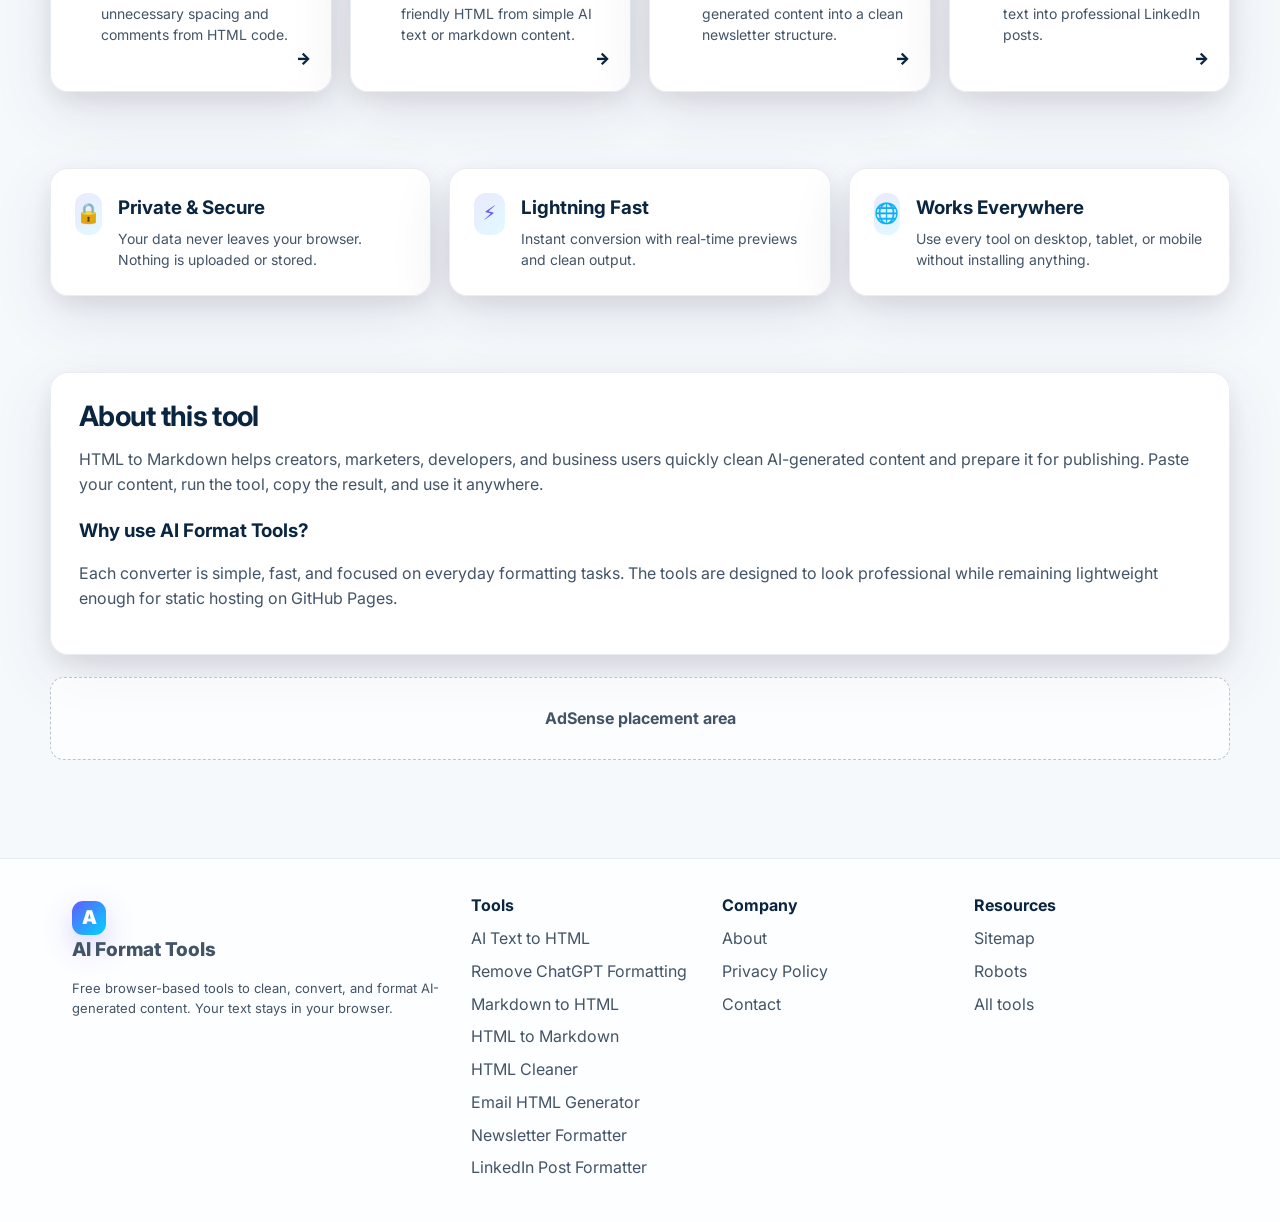
<file: html-to-markdown.html>
<!doctype html><html lang="en"><head><meta charset="utf-8"><meta name="viewport" content="width=device-width,initial-scale=1"><title>HTML to Markdown Converter | AI Format Tools</title><meta name="description" content="Convert HTML code into clean markdown text instantly in your browser."><link rel="canonical" href="https://aiformattools.com/"><link rel="icon" href="favicon.svg"><link rel="preconnect" href="https://fonts.googleapis.com"><link rel="preconnect" href="https://fonts.gstatic.com" crossorigin><link href="https://fonts.googleapis.com/css2?family=Inter:wght@400;500;600;700;800;900&display=swap" rel="stylesheet"><link rel="stylesheet" href="styles.css"><script defer src="analytics.js"></script><script defer src="script.js"></script></head><body data-tool="html-markdown"><div class="page-bg"></div><header class="topbar"><nav class="nav"><a class="brand" href="index.html"><span class="logo">A</span><span>AI Format Tools</span></a><button class="mobile-toggle" onclick="toggleMenu()" aria-label="Open menu" aria-controls="siteMenu" aria-expanded="false"><span></span><span></span><span></span></button><div class="navlinks" id="siteMenu"><a href="index.html#tools">Tools</a><a href="about.html">About</a><a href="privacy.html">Privacy</a><a href="contact.html">Contact</a><a class="nav-cta" href="index.html#tool">Start converting →</a></div></nav></header><main><section class="page-title container"><div class="eyebrow">Free browser tool</div><h1>HTML to Markdown</h1><p class="lead">Convert HTML code into clean markdown text instantly in your browser.</p></section><section id="tool" class="container section"><div class="tool-panel"><div class="tool-head"><div class="tool-title"><div class="iconbox">⚡</div><div><strong>HTML to Markdown</strong><div class="small">Runs locally in your browser</div></div></div><button class="btn btn-secondary" onclick="loadExample()">Load Example</button></div><div class="tool-body"><div class="workspace-grid"><div><div class="field-head"><span>Input</span><span id="charCount" class="count">0 characters</span></div><textarea id="inputText" oninput="updateCount()" placeholder="Paste your content here..."></textarea><div class="button-row"><button class="btn btn-primary" onclick="convert()">Run Tool</button><button class="btn btn-secondary" onclick="clearTool()">Clear</button></div></div><div><div class="field-head"><span>Result</span><span>Output</span></div><textarea id="outputText" placeholder="Your result will appear here..." readonly></textarea><div class="button-row"><button class="btn btn-secondary" onclick="copyResult()">Copy Result</button><button class="btn btn-secondary" onclick="downloadResult()">Download</button></div></div></div><div style="margin-top:18px"><div class="field-head"><span>Live Preview</span><span>Safe preview</span></div><div id="preview" class="preview">Preview will appear here.</div></div></div></div></section><section id="tools" class="container section"><div class="section-head"><div><p class="section-kicker">Powerful free tools</p><h2>Everything you need to format AI content</h2></div><a class="btn btn-ghost" href="#tools">View all tools →</a></div><div class="tools-grid"><a class="tool-card" href="index.html"><div class="tool-card-top"><div class="iconbox">1</div><div><h3>AI Text to HTML</h3><p>Convert AI text, ChatGPT output, notes, headings, and bullet points into clean, publish-ready HTML.</p></div></div><span class="arrow">→</span></a><a class="tool-card" href="remove-chatgpt-formatting.html"><div class="tool-card-top"><div class="iconbox">2</div><div><h3>Remove ChatGPT Formatting</h3><p>Remove markdown, bullets, headings, bold markers, and AI styling from ChatGPT output.</p></div></div><span class="arrow">→</span></a><a class="tool-card" href="markdown-to-html.html"><div class="tool-card-top"><div class="iconbox">3</div><div><h3>Markdown to HTML</h3><p>Convert markdown syntax into clean, semantic HTML for websites, blogs, and emails.</p></div></div><span class="arrow">→</span></a><a class="tool-card" href="html-to-markdown.html"><div class="tool-card-top"><div class="iconbox">4</div><div><h3>HTML to Markdown</h3><p>Convert HTML code into clean markdown text instantly in your browser.</p></div></div><span class="arrow">→</span></a><a class="tool-card" href="html-cleaner.html"><div class="tool-card-top"><div class="iconbox">5</div><div><h3>HTML Cleaner</h3><p>Clean, compact, and remove unnecessary spacing and comments from HTML code.</p></div></div><span class="arrow">→</span></a><a class="tool-card" href="email-html-generator.html"><div class="tool-card-top"><div class="iconbox">6</div><div><h3>Email HTML Generator</h3><p>Generate responsive email-friendly HTML from simple AI text or markdown content.</p></div></div><span class="arrow">→</span></a><a class="tool-card" href="newsletter-formatter.html"><div class="tool-card-top"><div class="iconbox">7</div><div><h3>Newsletter Formatter</h3><p>Format plain text or AI-generated content into a clean newsletter structure.</p></div></div><span class="arrow">→</span></a><a class="tool-card" href="linkedin-post-formatter.html"><div class="tool-card-top"><div class="iconbox">8</div><div><h3>LinkedIn Post Formatter</h3><p>Clean and format AI-generated text into professional LinkedIn posts.</p></div></div><span class="arrow">→</span></a></div></section><section class="container section"><div class="features"><div class="feature-card"><div class="iconbox">🔒</div><div><h3>Private & Secure</h3><p>Your data never leaves your browser. Nothing is uploaded or stored.</p></div></div><div class="feature-card"><div class="iconbox">⚡</div><div><h3>Lightning Fast</h3><p>Instant conversion with real-time previews and clean output.</p></div></div><div class="feature-card"><div class="iconbox">🌐</div><div><h3>Works Everywhere</h3><p>Use every tool on desktop, tablet, or mobile without installing anything.</p></div></div></div></section><section class="container section"><div class="content-card"><h2>About this tool</h2><p>HTML to Markdown helps creators, marketers, developers, and business users quickly clean AI-generated content and prepare it for publishing. Paste your content, run the tool, copy the result, and use it anywhere.</p><h3>Why use AI Format Tools?</h3><p>Each converter is simple, fast, and focused on everyday formatting tasks. The tools are designed to look professional while remaining lightweight enough for static hosting on GitHub Pages.</p></div><div class="ad-slot">AdSense placement area</div></section></main><footer class="footer"><div class="footer-inner"><div><a class="brand" href="index.html"><span class="logo">A</span><span>AI Format Tools</span></a><p class="small">Free browser-based tools to clean, convert, and format AI-generated content. Your text stays in your browser.</p></div><div class="footer-links"><div><strong>Tools</strong><a href="index.html">AI Text to HTML</a><a href="remove-chatgpt-formatting.html">Remove ChatGPT Formatting</a><a href="markdown-to-html.html">Markdown to HTML</a><a href="html-to-markdown.html">HTML to Markdown</a><a href="html-cleaner.html">HTML Cleaner</a><a href="email-html-generator.html">Email HTML Generator</a><a href="newsletter-formatter.html">Newsletter Formatter</a><a href="linkedin-post-formatter.html">LinkedIn Post Formatter</a></div><div><strong>Company</strong><a href="about.html">About</a><a href="privacy.html">Privacy Policy</a><a href="contact.html">Contact</a></div><div><strong>Resources</strong><a href="sitemap.xml">Sitemap</a><a href="robots.txt">Robots</a><a href="index.html#tools">All tools</a></div></div></div></footer></body></html>
</file>
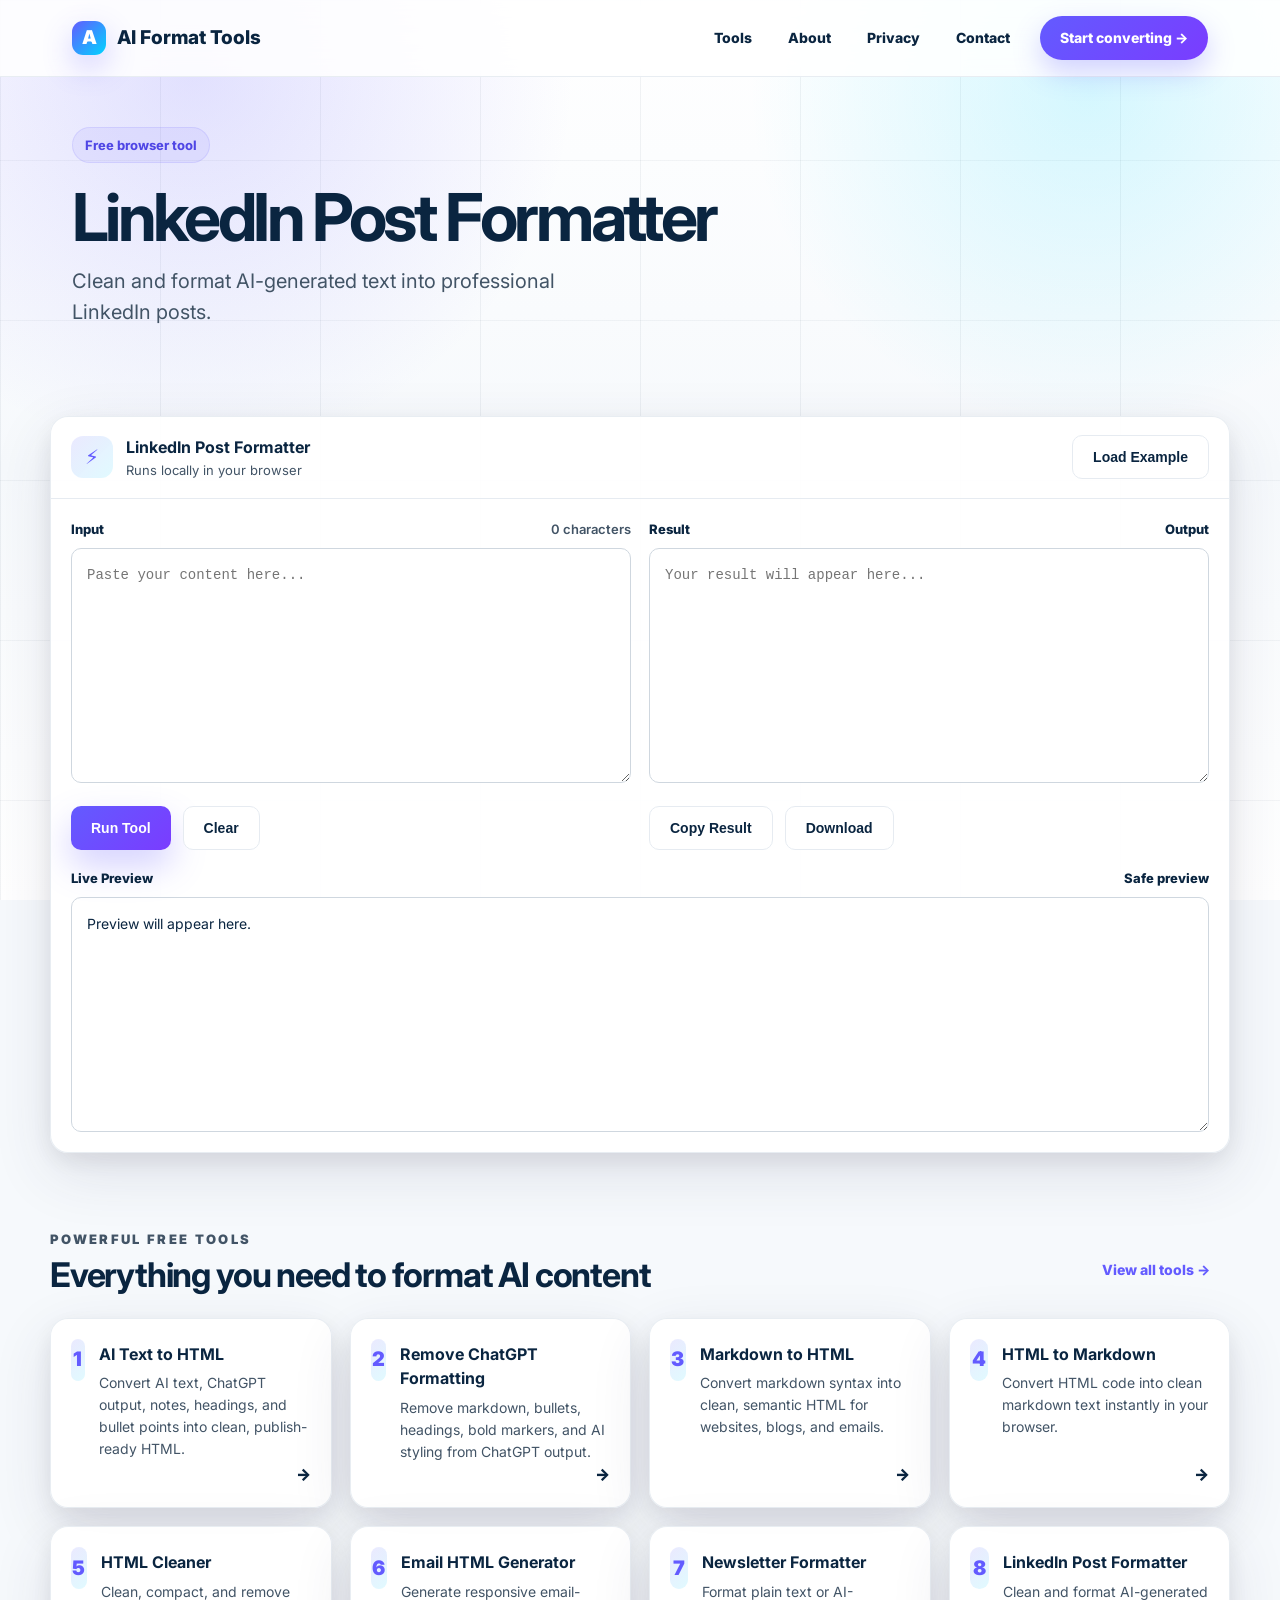
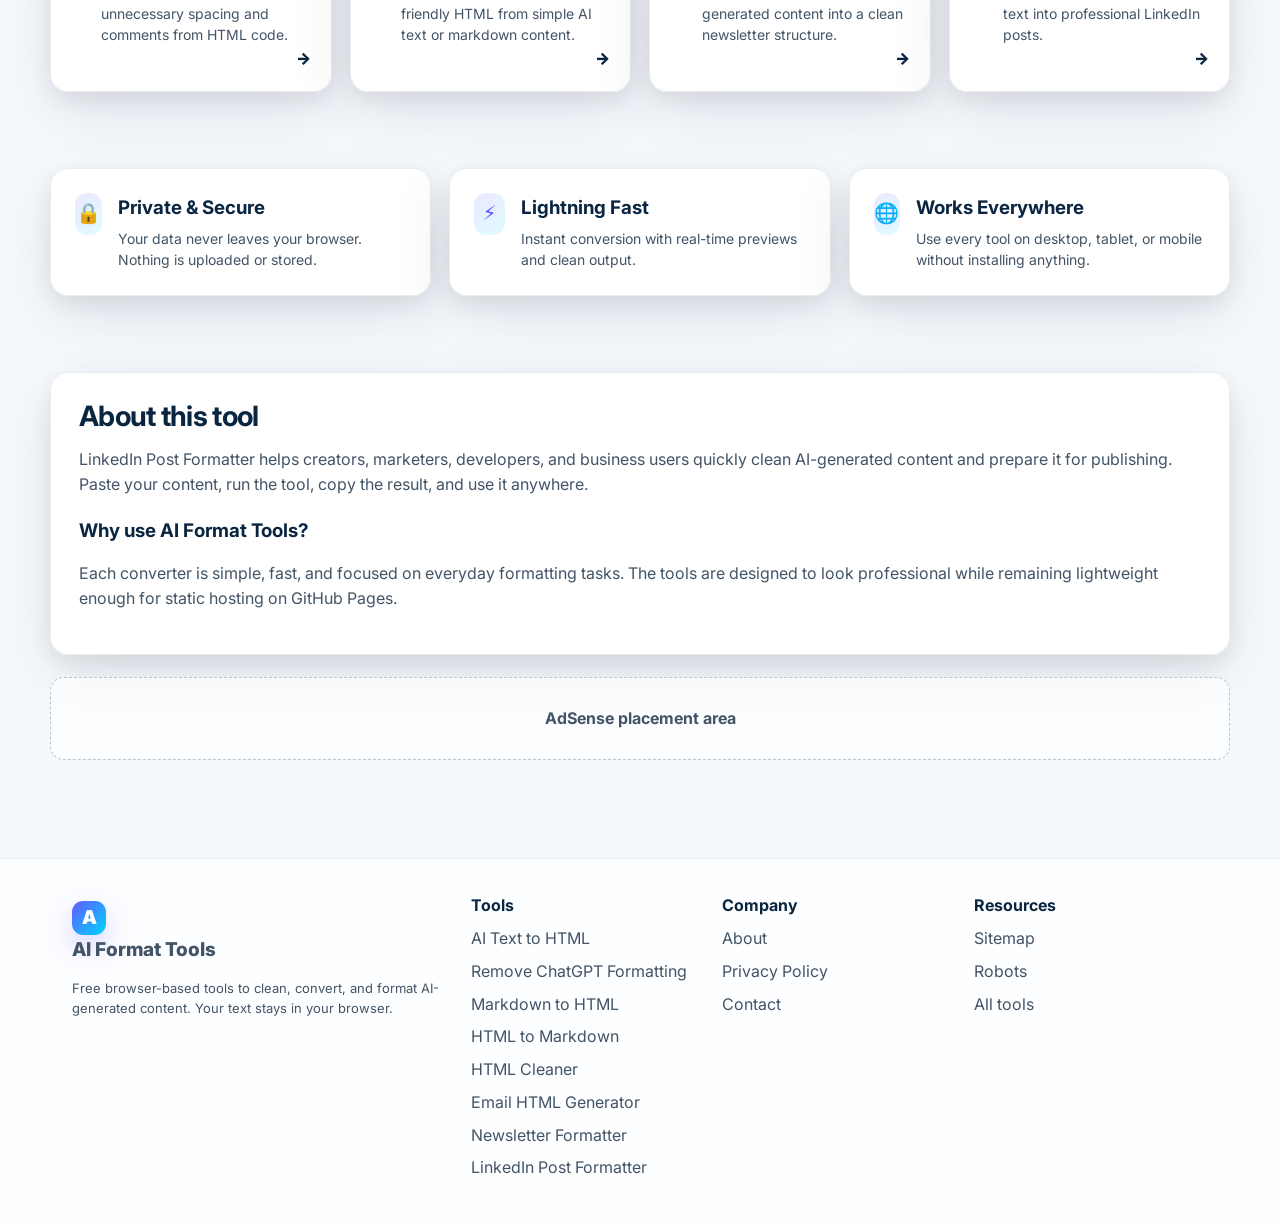
<file: linkedin-post-formatter.html>
<!doctype html><html lang="en"><head><meta charset="utf-8"><meta name="viewport" content="width=device-width,initial-scale=1"><title>LinkedIn Post Formatter | AI Format Tools</title><meta name="description" content="Clean and format AI-generated text into professional LinkedIn posts."><link rel="canonical" href="https://aiformattools.com/"><link rel="icon" href="favicon.svg"><link rel="preconnect" href="https://fonts.googleapis.com"><link rel="preconnect" href="https://fonts.gstatic.com" crossorigin><link href="https://fonts.googleapis.com/css2?family=Inter:wght@400;500;600;700;800;900&display=swap" rel="stylesheet"><link rel="stylesheet" href="styles.css"><script defer src="analytics.js"></script><script defer src="script.js"></script></head><body data-tool="linkedin"><div class="page-bg"></div><header class="topbar"><nav class="nav"><a class="brand" href="index.html"><span class="logo">A</span><span>AI Format Tools</span></a><button class="mobile-toggle" onclick="toggleMenu()" aria-label="Open menu" aria-controls="siteMenu" aria-expanded="false"><span></span><span></span><span></span></button><div class="navlinks" id="siteMenu"><a href="index.html#tools">Tools</a><a href="about.html">About</a><a href="privacy.html">Privacy</a><a href="contact.html">Contact</a><a class="nav-cta" href="index.html#tool">Start converting →</a></div></nav></header><main><section class="page-title container"><div class="eyebrow">Free browser tool</div><h1>LinkedIn Post Formatter</h1><p class="lead">Clean and format AI-generated text into professional LinkedIn posts.</p></section><section id="tool" class="container section"><div class="tool-panel"><div class="tool-head"><div class="tool-title"><div class="iconbox">⚡</div><div><strong>LinkedIn Post Formatter</strong><div class="small">Runs locally in your browser</div></div></div><button class="btn btn-secondary" onclick="loadExample()">Load Example</button></div><div class="tool-body"><div class="workspace-grid"><div><div class="field-head"><span>Input</span><span id="charCount" class="count">0 characters</span></div><textarea id="inputText" oninput="updateCount()" placeholder="Paste your content here..."></textarea><div class="button-row"><button class="btn btn-primary" onclick="convert()">Run Tool</button><button class="btn btn-secondary" onclick="clearTool()">Clear</button></div></div><div><div class="field-head"><span>Result</span><span>Output</span></div><textarea id="outputText" placeholder="Your result will appear here..." readonly></textarea><div class="button-row"><button class="btn btn-secondary" onclick="copyResult()">Copy Result</button><button class="btn btn-secondary" onclick="downloadResult()">Download</button></div></div></div><div style="margin-top:18px"><div class="field-head"><span>Live Preview</span><span>Safe preview</span></div><div id="preview" class="preview">Preview will appear here.</div></div></div></div></section><section id="tools" class="container section"><div class="section-head"><div><p class="section-kicker">Powerful free tools</p><h2>Everything you need to format AI content</h2></div><a class="btn btn-ghost" href="#tools">View all tools →</a></div><div class="tools-grid"><a class="tool-card" href="index.html"><div class="tool-card-top"><div class="iconbox">1</div><div><h3>AI Text to HTML</h3><p>Convert AI text, ChatGPT output, notes, headings, and bullet points into clean, publish-ready HTML.</p></div></div><span class="arrow">→</span></a><a class="tool-card" href="remove-chatgpt-formatting.html"><div class="tool-card-top"><div class="iconbox">2</div><div><h3>Remove ChatGPT Formatting</h3><p>Remove markdown, bullets, headings, bold markers, and AI styling from ChatGPT output.</p></div></div><span class="arrow">→</span></a><a class="tool-card" href="markdown-to-html.html"><div class="tool-card-top"><div class="iconbox">3</div><div><h3>Markdown to HTML</h3><p>Convert markdown syntax into clean, semantic HTML for websites, blogs, and emails.</p></div></div><span class="arrow">→</span></a><a class="tool-card" href="html-to-markdown.html"><div class="tool-card-top"><div class="iconbox">4</div><div><h3>HTML to Markdown</h3><p>Convert HTML code into clean markdown text instantly in your browser.</p></div></div><span class="arrow">→</span></a><a class="tool-card" href="html-cleaner.html"><div class="tool-card-top"><div class="iconbox">5</div><div><h3>HTML Cleaner</h3><p>Clean, compact, and remove unnecessary spacing and comments from HTML code.</p></div></div><span class="arrow">→</span></a><a class="tool-card" href="email-html-generator.html"><div class="tool-card-top"><div class="iconbox">6</div><div><h3>Email HTML Generator</h3><p>Generate responsive email-friendly HTML from simple AI text or markdown content.</p></div></div><span class="arrow">→</span></a><a class="tool-card" href="newsletter-formatter.html"><div class="tool-card-top"><div class="iconbox">7</div><div><h3>Newsletter Formatter</h3><p>Format plain text or AI-generated content into a clean newsletter structure.</p></div></div><span class="arrow">→</span></a><a class="tool-card" href="linkedin-post-formatter.html"><div class="tool-card-top"><div class="iconbox">8</div><div><h3>LinkedIn Post Formatter</h3><p>Clean and format AI-generated text into professional LinkedIn posts.</p></div></div><span class="arrow">→</span></a></div></section><section class="container section"><div class="features"><div class="feature-card"><div class="iconbox">🔒</div><div><h3>Private & Secure</h3><p>Your data never leaves your browser. Nothing is uploaded or stored.</p></div></div><div class="feature-card"><div class="iconbox">⚡</div><div><h3>Lightning Fast</h3><p>Instant conversion with real-time previews and clean output.</p></div></div><div class="feature-card"><div class="iconbox">🌐</div><div><h3>Works Everywhere</h3><p>Use every tool on desktop, tablet, or mobile without installing anything.</p></div></div></div></section><section class="container section"><div class="content-card"><h2>About this tool</h2><p>LinkedIn Post Formatter helps creators, marketers, developers, and business users quickly clean AI-generated content and prepare it for publishing. Paste your content, run the tool, copy the result, and use it anywhere.</p><h3>Why use AI Format Tools?</h3><p>Each converter is simple, fast, and focused on everyday formatting tasks. The tools are designed to look professional while remaining lightweight enough for static hosting on GitHub Pages.</p></div><div class="ad-slot">AdSense placement area</div></section></main><footer class="footer"><div class="footer-inner"><div><a class="brand" href="index.html"><span class="logo">A</span><span>AI Format Tools</span></a><p class="small">Free browser-based tools to clean, convert, and format AI-generated content. Your text stays in your browser.</p></div><div class="footer-links"><div><strong>Tools</strong><a href="index.html">AI Text to HTML</a><a href="remove-chatgpt-formatting.html">Remove ChatGPT Formatting</a><a href="markdown-to-html.html">Markdown to HTML</a><a href="html-to-markdown.html">HTML to Markdown</a><a href="html-cleaner.html">HTML Cleaner</a><a href="email-html-generator.html">Email HTML Generator</a><a href="newsletter-formatter.html">Newsletter Formatter</a><a href="linkedin-post-formatter.html">LinkedIn Post Formatter</a></div><div><strong>Company</strong><a href="about.html">About</a><a href="privacy.html">Privacy Policy</a><a href="contact.html">Contact</a></div><div><strong>Resources</strong><a href="sitemap.xml">Sitemap</a><a href="robots.txt">Robots</a><a href="index.html#tools">All tools</a></div></div></div></footer></body></html>
</file>
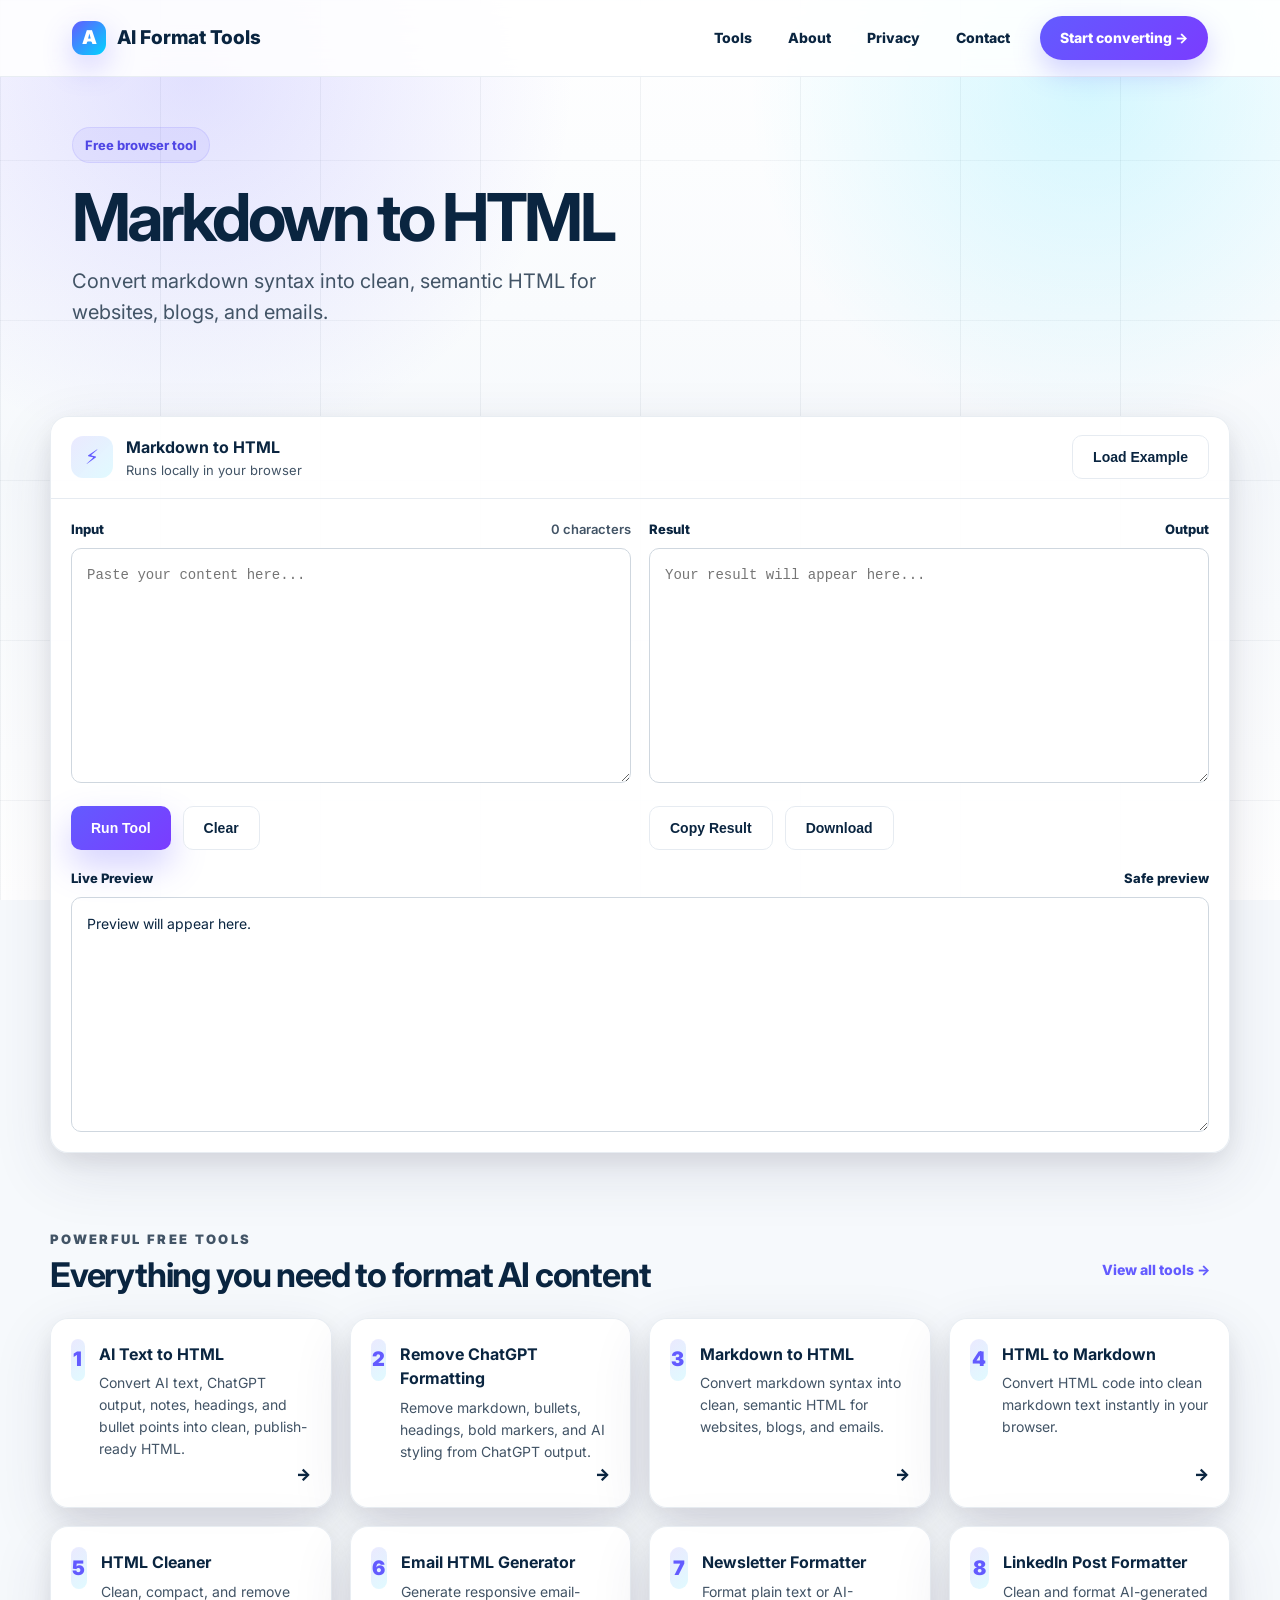
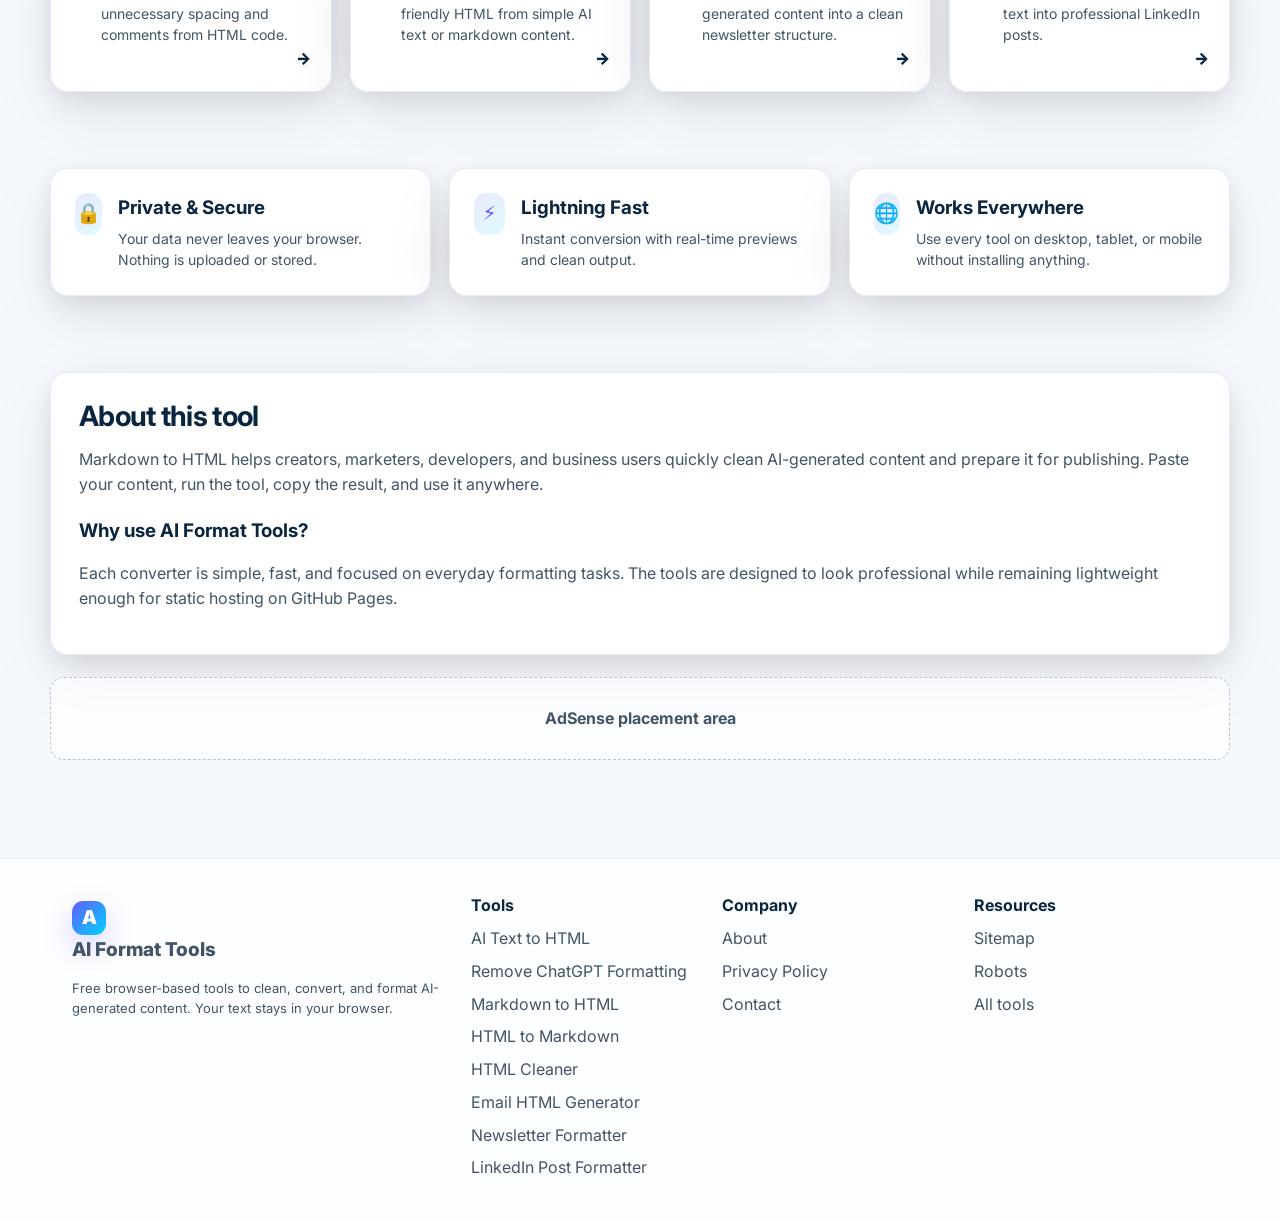
<file: markdown-to-html.html>
<!doctype html><html lang="en"><head><meta charset="utf-8"><meta name="viewport" content="width=device-width,initial-scale=1"><title>Markdown to HTML Converter | AI Format Tools</title><meta name="description" content="Convert markdown syntax into clean, semantic HTML for websites, blogs, and emails."><link rel="canonical" href="https://aiformattools.com/"><link rel="icon" href="favicon.svg"><link rel="preconnect" href="https://fonts.googleapis.com"><link rel="preconnect" href="https://fonts.gstatic.com" crossorigin><link href="https://fonts.googleapis.com/css2?family=Inter:wght@400;500;600;700;800;900&display=swap" rel="stylesheet"><link rel="stylesheet" href="styles.css"><script defer src="analytics.js"></script><script defer src="script.js"></script></head><body data-tool="markdown-html"><div class="page-bg"></div><header class="topbar"><nav class="nav"><a class="brand" href="index.html"><span class="logo">A</span><span>AI Format Tools</span></a><button class="mobile-toggle" onclick="toggleMenu()" aria-label="Open menu" aria-controls="siteMenu" aria-expanded="false"><span></span><span></span><span></span></button><div class="navlinks" id="siteMenu"><a href="index.html#tools">Tools</a><a href="about.html">About</a><a href="privacy.html">Privacy</a><a href="contact.html">Contact</a><a class="nav-cta" href="index.html#tool">Start converting →</a></div></nav></header><main><section class="page-title container"><div class="eyebrow">Free browser tool</div><h1>Markdown to HTML</h1><p class="lead">Convert markdown syntax into clean, semantic HTML for websites, blogs, and emails.</p></section><section id="tool" class="container section"><div class="tool-panel"><div class="tool-head"><div class="tool-title"><div class="iconbox">⚡</div><div><strong>Markdown to HTML</strong><div class="small">Runs locally in your browser</div></div></div><button class="btn btn-secondary" onclick="loadExample()">Load Example</button></div><div class="tool-body"><div class="workspace-grid"><div><div class="field-head"><span>Input</span><span id="charCount" class="count">0 characters</span></div><textarea id="inputText" oninput="updateCount()" placeholder="Paste your content here..."></textarea><div class="button-row"><button class="btn btn-primary" onclick="convert()">Run Tool</button><button class="btn btn-secondary" onclick="clearTool()">Clear</button></div></div><div><div class="field-head"><span>Result</span><span>Output</span></div><textarea id="outputText" placeholder="Your result will appear here..." readonly></textarea><div class="button-row"><button class="btn btn-secondary" onclick="copyResult()">Copy Result</button><button class="btn btn-secondary" onclick="downloadResult()">Download</button></div></div></div><div style="margin-top:18px"><div class="field-head"><span>Live Preview</span><span>Safe preview</span></div><div id="preview" class="preview">Preview will appear here.</div></div></div></div></section><section id="tools" class="container section"><div class="section-head"><div><p class="section-kicker">Powerful free tools</p><h2>Everything you need to format AI content</h2></div><a class="btn btn-ghost" href="#tools">View all tools →</a></div><div class="tools-grid"><a class="tool-card" href="index.html"><div class="tool-card-top"><div class="iconbox">1</div><div><h3>AI Text to HTML</h3><p>Convert AI text, ChatGPT output, notes, headings, and bullet points into clean, publish-ready HTML.</p></div></div><span class="arrow">→</span></a><a class="tool-card" href="remove-chatgpt-formatting.html"><div class="tool-card-top"><div class="iconbox">2</div><div><h3>Remove ChatGPT Formatting</h3><p>Remove markdown, bullets, headings, bold markers, and AI styling from ChatGPT output.</p></div></div><span class="arrow">→</span></a><a class="tool-card" href="markdown-to-html.html"><div class="tool-card-top"><div class="iconbox">3</div><div><h3>Markdown to HTML</h3><p>Convert markdown syntax into clean, semantic HTML for websites, blogs, and emails.</p></div></div><span class="arrow">→</span></a><a class="tool-card" href="html-to-markdown.html"><div class="tool-card-top"><div class="iconbox">4</div><div><h3>HTML to Markdown</h3><p>Convert HTML code into clean markdown text instantly in your browser.</p></div></div><span class="arrow">→</span></a><a class="tool-card" href="html-cleaner.html"><div class="tool-card-top"><div class="iconbox">5</div><div><h3>HTML Cleaner</h3><p>Clean, compact, and remove unnecessary spacing and comments from HTML code.</p></div></div><span class="arrow">→</span></a><a class="tool-card" href="email-html-generator.html"><div class="tool-card-top"><div class="iconbox">6</div><div><h3>Email HTML Generator</h3><p>Generate responsive email-friendly HTML from simple AI text or markdown content.</p></div></div><span class="arrow">→</span></a><a class="tool-card" href="newsletter-formatter.html"><div class="tool-card-top"><div class="iconbox">7</div><div><h3>Newsletter Formatter</h3><p>Format plain text or AI-generated content into a clean newsletter structure.</p></div></div><span class="arrow">→</span></a><a class="tool-card" href="linkedin-post-formatter.html"><div class="tool-card-top"><div class="iconbox">8</div><div><h3>LinkedIn Post Formatter</h3><p>Clean and format AI-generated text into professional LinkedIn posts.</p></div></div><span class="arrow">→</span></a></div></section><section class="container section"><div class="features"><div class="feature-card"><div class="iconbox">🔒</div><div><h3>Private & Secure</h3><p>Your data never leaves your browser. Nothing is uploaded or stored.</p></div></div><div class="feature-card"><div class="iconbox">⚡</div><div><h3>Lightning Fast</h3><p>Instant conversion with real-time previews and clean output.</p></div></div><div class="feature-card"><div class="iconbox">🌐</div><div><h3>Works Everywhere</h3><p>Use every tool on desktop, tablet, or mobile without installing anything.</p></div></div></div></section><section class="container section"><div class="content-card"><h2>About this tool</h2><p>Markdown to HTML helps creators, marketers, developers, and business users quickly clean AI-generated content and prepare it for publishing. Paste your content, run the tool, copy the result, and use it anywhere.</p><h3>Why use AI Format Tools?</h3><p>Each converter is simple, fast, and focused on everyday formatting tasks. The tools are designed to look professional while remaining lightweight enough for static hosting on GitHub Pages.</p></div><div class="ad-slot">AdSense placement area</div></section></main><footer class="footer"><div class="footer-inner"><div><a class="brand" href="index.html"><span class="logo">A</span><span>AI Format Tools</span></a><p class="small">Free browser-based tools to clean, convert, and format AI-generated content. Your text stays in your browser.</p></div><div class="footer-links"><div><strong>Tools</strong><a href="index.html">AI Text to HTML</a><a href="remove-chatgpt-formatting.html">Remove ChatGPT Formatting</a><a href="markdown-to-html.html">Markdown to HTML</a><a href="html-to-markdown.html">HTML to Markdown</a><a href="html-cleaner.html">HTML Cleaner</a><a href="email-html-generator.html">Email HTML Generator</a><a href="newsletter-formatter.html">Newsletter Formatter</a><a href="linkedin-post-formatter.html">LinkedIn Post Formatter</a></div><div><strong>Company</strong><a href="about.html">About</a><a href="privacy.html">Privacy Policy</a><a href="contact.html">Contact</a></div><div><strong>Resources</strong><a href="sitemap.xml">Sitemap</a><a href="robots.txt">Robots</a><a href="index.html#tools">All tools</a></div></div></div></footer></body></html>
</file>
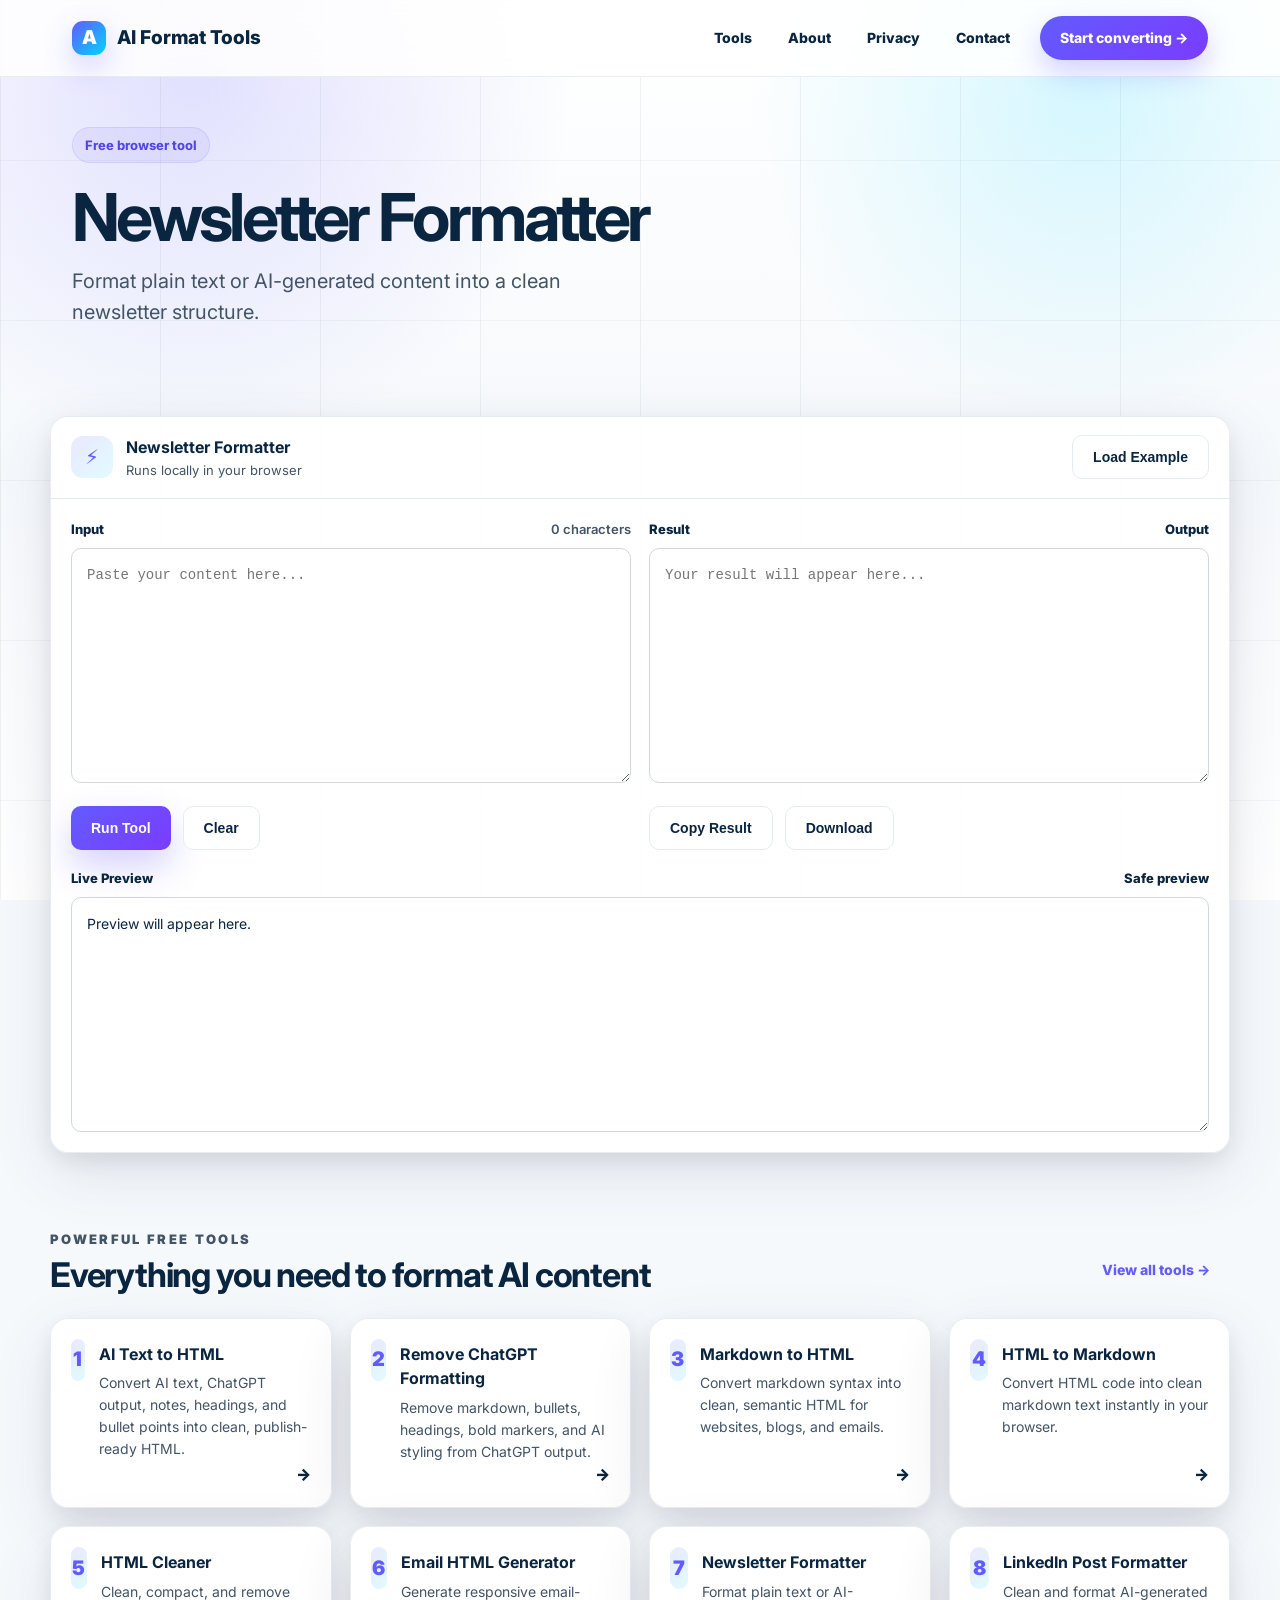
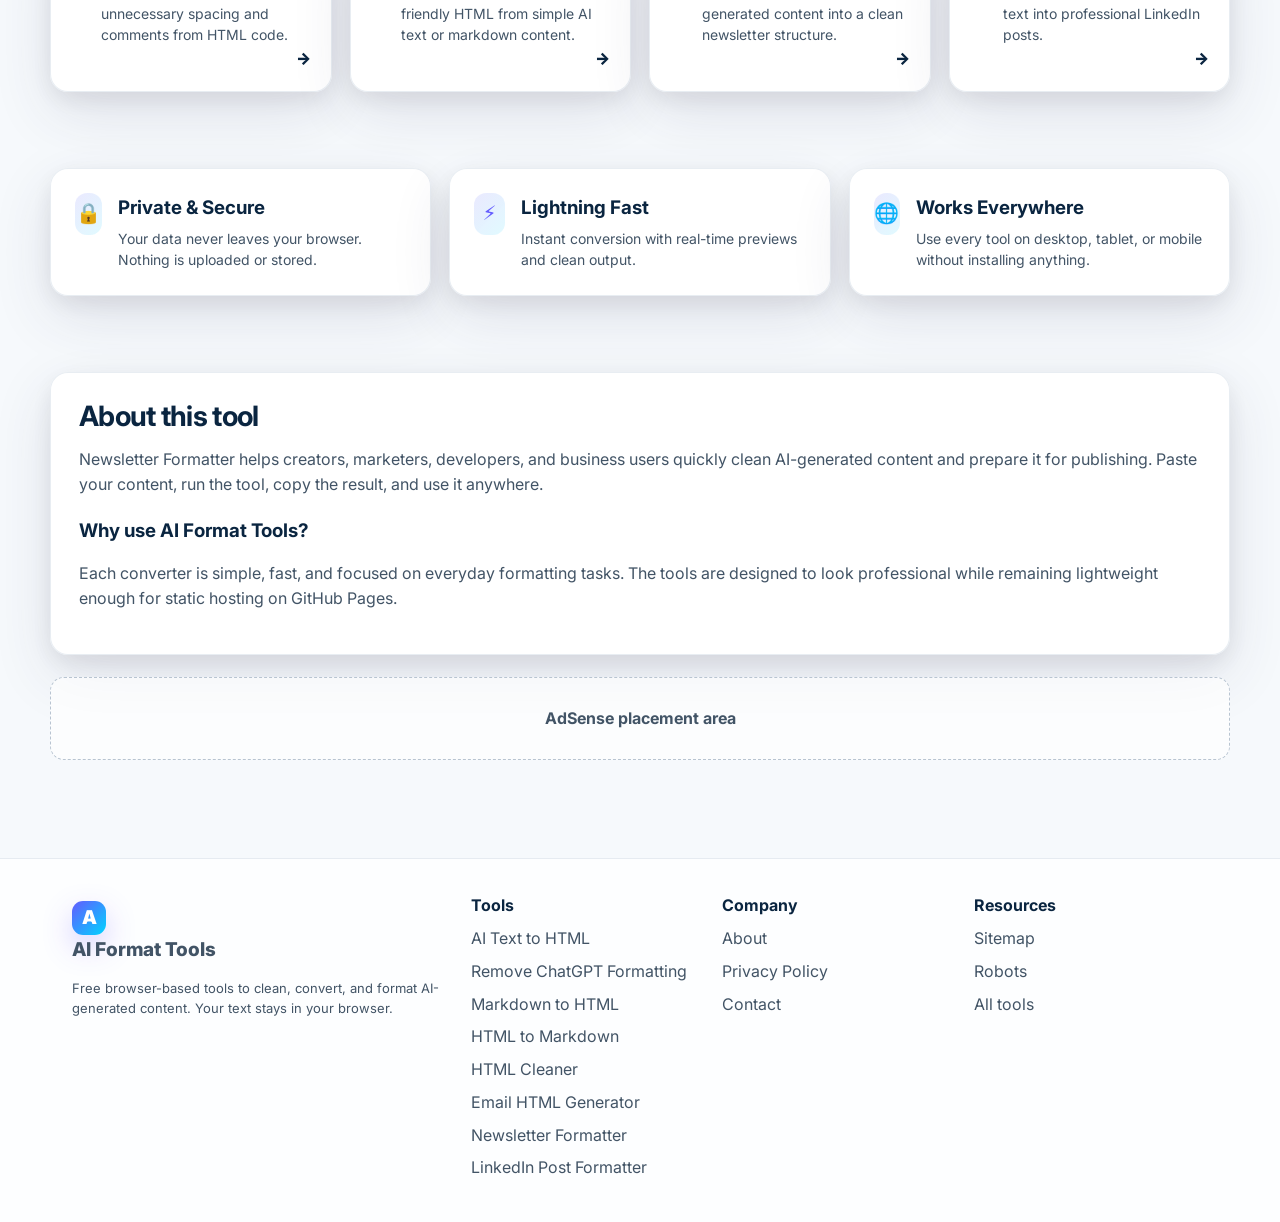
<file: newsletter-formatter.html>
<!doctype html><html lang="en"><head><meta charset="utf-8"><meta name="viewport" content="width=device-width,initial-scale=1"><title>Newsletter Formatter | AI Format Tools</title><meta name="description" content="Format plain text or AI-generated content into a clean newsletter structure."><link rel="canonical" href="https://aiformattools.com/"><link rel="icon" href="favicon.svg"><link rel="preconnect" href="https://fonts.googleapis.com"><link rel="preconnect" href="https://fonts.gstatic.com" crossorigin><link href="https://fonts.googleapis.com/css2?family=Inter:wght@400;500;600;700;800;900&display=swap" rel="stylesheet"><link rel="stylesheet" href="styles.css"><script defer src="analytics.js"></script><script defer src="script.js"></script></head><body data-tool="newsletter"><div class="page-bg"></div><header class="topbar"><nav class="nav"><a class="brand" href="index.html"><span class="logo">A</span><span>AI Format Tools</span></a><button class="mobile-toggle" onclick="toggleMenu()" aria-label="Open menu" aria-controls="siteMenu" aria-expanded="false"><span></span><span></span><span></span></button><div class="navlinks" id="siteMenu"><a href="index.html#tools">Tools</a><a href="about.html">About</a><a href="privacy.html">Privacy</a><a href="contact.html">Contact</a><a class="nav-cta" href="index.html#tool">Start converting →</a></div></nav></header><main><section class="page-title container"><div class="eyebrow">Free browser tool</div><h1>Newsletter Formatter</h1><p class="lead">Format plain text or AI-generated content into a clean newsletter structure.</p></section><section id="tool" class="container section"><div class="tool-panel"><div class="tool-head"><div class="tool-title"><div class="iconbox">⚡</div><div><strong>Newsletter Formatter</strong><div class="small">Runs locally in your browser</div></div></div><button class="btn btn-secondary" onclick="loadExample()">Load Example</button></div><div class="tool-body"><div class="workspace-grid"><div><div class="field-head"><span>Input</span><span id="charCount" class="count">0 characters</span></div><textarea id="inputText" oninput="updateCount()" placeholder="Paste your content here..."></textarea><div class="button-row"><button class="btn btn-primary" onclick="convert()">Run Tool</button><button class="btn btn-secondary" onclick="clearTool()">Clear</button></div></div><div><div class="field-head"><span>Result</span><span>Output</span></div><textarea id="outputText" placeholder="Your result will appear here..." readonly></textarea><div class="button-row"><button class="btn btn-secondary" onclick="copyResult()">Copy Result</button><button class="btn btn-secondary" onclick="downloadResult()">Download</button></div></div></div><div style="margin-top:18px"><div class="field-head"><span>Live Preview</span><span>Safe preview</span></div><div id="preview" class="preview">Preview will appear here.</div></div></div></div></section><section id="tools" class="container section"><div class="section-head"><div><p class="section-kicker">Powerful free tools</p><h2>Everything you need to format AI content</h2></div><a class="btn btn-ghost" href="#tools">View all tools →</a></div><div class="tools-grid"><a class="tool-card" href="index.html"><div class="tool-card-top"><div class="iconbox">1</div><div><h3>AI Text to HTML</h3><p>Convert AI text, ChatGPT output, notes, headings, and bullet points into clean, publish-ready HTML.</p></div></div><span class="arrow">→</span></a><a class="tool-card" href="remove-chatgpt-formatting.html"><div class="tool-card-top"><div class="iconbox">2</div><div><h3>Remove ChatGPT Formatting</h3><p>Remove markdown, bullets, headings, bold markers, and AI styling from ChatGPT output.</p></div></div><span class="arrow">→</span></a><a class="tool-card" href="markdown-to-html.html"><div class="tool-card-top"><div class="iconbox">3</div><div><h3>Markdown to HTML</h3><p>Convert markdown syntax into clean, semantic HTML for websites, blogs, and emails.</p></div></div><span class="arrow">→</span></a><a class="tool-card" href="html-to-markdown.html"><div class="tool-card-top"><div class="iconbox">4</div><div><h3>HTML to Markdown</h3><p>Convert HTML code into clean markdown text instantly in your browser.</p></div></div><span class="arrow">→</span></a><a class="tool-card" href="html-cleaner.html"><div class="tool-card-top"><div class="iconbox">5</div><div><h3>HTML Cleaner</h3><p>Clean, compact, and remove unnecessary spacing and comments from HTML code.</p></div></div><span class="arrow">→</span></a><a class="tool-card" href="email-html-generator.html"><div class="tool-card-top"><div class="iconbox">6</div><div><h3>Email HTML Generator</h3><p>Generate responsive email-friendly HTML from simple AI text or markdown content.</p></div></div><span class="arrow">→</span></a><a class="tool-card" href="newsletter-formatter.html"><div class="tool-card-top"><div class="iconbox">7</div><div><h3>Newsletter Formatter</h3><p>Format plain text or AI-generated content into a clean newsletter structure.</p></div></div><span class="arrow">→</span></a><a class="tool-card" href="linkedin-post-formatter.html"><div class="tool-card-top"><div class="iconbox">8</div><div><h3>LinkedIn Post Formatter</h3><p>Clean and format AI-generated text into professional LinkedIn posts.</p></div></div><span class="arrow">→</span></a></div></section><section class="container section"><div class="features"><div class="feature-card"><div class="iconbox">🔒</div><div><h3>Private & Secure</h3><p>Your data never leaves your browser. Nothing is uploaded or stored.</p></div></div><div class="feature-card"><div class="iconbox">⚡</div><div><h3>Lightning Fast</h3><p>Instant conversion with real-time previews and clean output.</p></div></div><div class="feature-card"><div class="iconbox">🌐</div><div><h3>Works Everywhere</h3><p>Use every tool on desktop, tablet, or mobile without installing anything.</p></div></div></div></section><section class="container section"><div class="content-card"><h2>About this tool</h2><p>Newsletter Formatter helps creators, marketers, developers, and business users quickly clean AI-generated content and prepare it for publishing. Paste your content, run the tool, copy the result, and use it anywhere.</p><h3>Why use AI Format Tools?</h3><p>Each converter is simple, fast, and focused on everyday formatting tasks. The tools are designed to look professional while remaining lightweight enough for static hosting on GitHub Pages.</p></div><div class="ad-slot">AdSense placement area</div></section></main><footer class="footer"><div class="footer-inner"><div><a class="brand" href="index.html"><span class="logo">A</span><span>AI Format Tools</span></a><p class="small">Free browser-based tools to clean, convert, and format AI-generated content. Your text stays in your browser.</p></div><div class="footer-links"><div><strong>Tools</strong><a href="index.html">AI Text to HTML</a><a href="remove-chatgpt-formatting.html">Remove ChatGPT Formatting</a><a href="markdown-to-html.html">Markdown to HTML</a><a href="html-to-markdown.html">HTML to Markdown</a><a href="html-cleaner.html">HTML Cleaner</a><a href="email-html-generator.html">Email HTML Generator</a><a href="newsletter-formatter.html">Newsletter Formatter</a><a href="linkedin-post-formatter.html">LinkedIn Post Formatter</a></div><div><strong>Company</strong><a href="about.html">About</a><a href="privacy.html">Privacy Policy</a><a href="contact.html">Contact</a></div><div><strong>Resources</strong><a href="sitemap.xml">Sitemap</a><a href="robots.txt">Robots</a><a href="index.html#tools">All tools</a></div></div></div></footer></body></html>
</file>
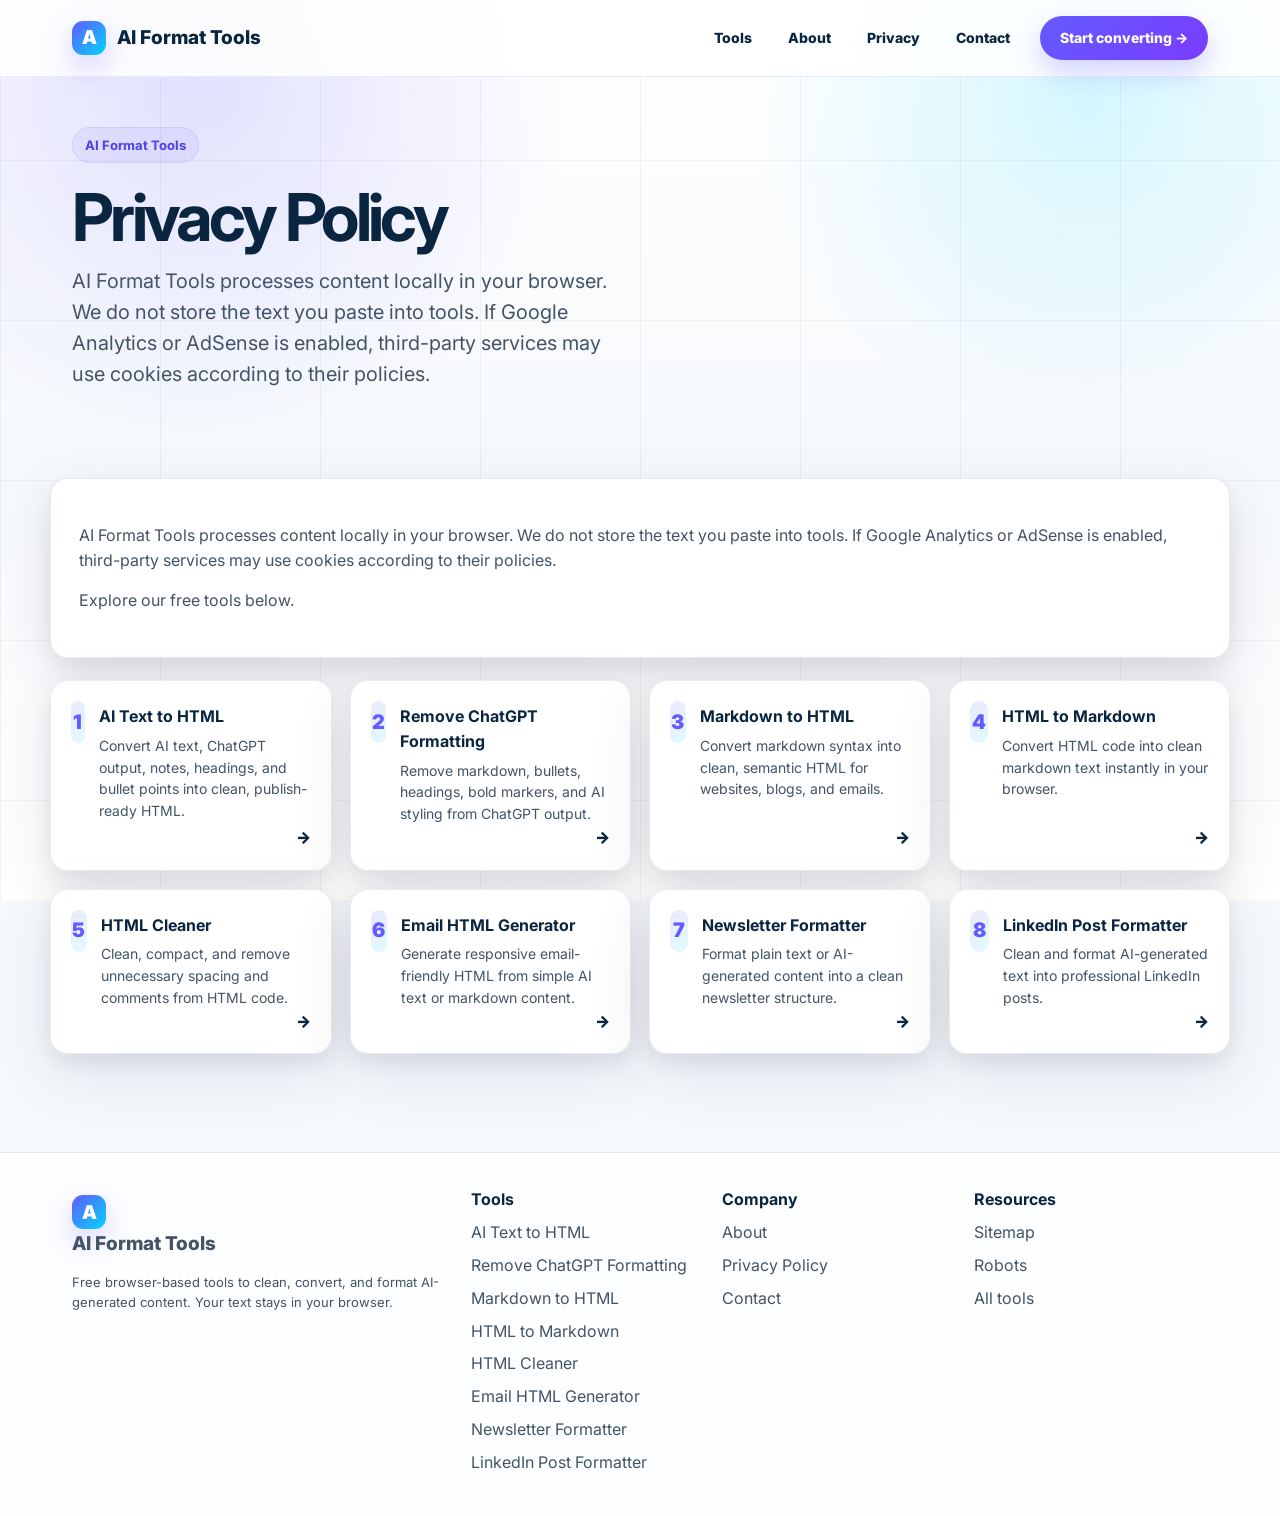
<file: privacy.html>
<!doctype html><html lang="en"><head><meta charset="utf-8"><meta name="viewport" content="width=device-width,initial-scale=1"><title>Privacy Policy | AI Format Tools</title><meta name="description" content="AI Format Tools processes content locally in your browser. We do not store the text you paste into tools. If Google Analytics or AdSense is enabled, third-party services may use cookies according to their policies."><link rel="canonical" href="https://aiformattools.com/"><link rel="icon" href="favicon.svg"><link rel="preconnect" href="https://fonts.googleapis.com"><link rel="preconnect" href="https://fonts.gstatic.com" crossorigin><link href="https://fonts.googleapis.com/css2?family=Inter:wght@400;500;600;700;800;900&display=swap" rel="stylesheet"><link rel="stylesheet" href="styles.css"><script defer src="analytics.js"></script><script defer src="script.js"></script></head><body><div class="page-bg"></div><header class="topbar"><nav class="nav"><a class="brand" href="index.html"><span class="logo">A</span><span>AI Format Tools</span></a><button class="mobile-toggle" onclick="toggleMenu()" aria-label="Open menu" aria-controls="siteMenu" aria-expanded="false"><span></span><span></span><span></span></button><div class="navlinks" id="siteMenu"><a href="index.html#tools">Tools</a><a href="about.html">About</a><a href="privacy.html">Privacy</a><a href="contact.html">Contact</a><a class="nav-cta" href="index.html#tool">Start converting →</a></div></nav></header><main><section class="page-title container"><div class="eyebrow">AI Format Tools</div><h1>Privacy Policy</h1><p class="lead">AI Format Tools processes content locally in your browser. We do not store the text you paste into tools. If Google Analytics or AdSense is enabled, third-party services may use cookies according to their policies.</p></section><section class="container section"><div class="content-card"><p>AI Format Tools processes content locally in your browser. We do not store the text you paste into tools. If Google Analytics or AdSense is enabled, third-party services may use cookies according to their policies.</p><p>Explore our free tools below.</p></div><div class="tools-grid"><a class="tool-card" href="index.html"><div class="tool-card-top"><div class="iconbox">1</div><div><h3>AI Text to HTML</h3><p>Convert AI text, ChatGPT output, notes, headings, and bullet points into clean, publish-ready HTML.</p></div></div><span class="arrow">→</span></a><a class="tool-card" href="remove-chatgpt-formatting.html"><div class="tool-card-top"><div class="iconbox">2</div><div><h3>Remove ChatGPT Formatting</h3><p>Remove markdown, bullets, headings, bold markers, and AI styling from ChatGPT output.</p></div></div><span class="arrow">→</span></a><a class="tool-card" href="markdown-to-html.html"><div class="tool-card-top"><div class="iconbox">3</div><div><h3>Markdown to HTML</h3><p>Convert markdown syntax into clean, semantic HTML for websites, blogs, and emails.</p></div></div><span class="arrow">→</span></a><a class="tool-card" href="html-to-markdown.html"><div class="tool-card-top"><div class="iconbox">4</div><div><h3>HTML to Markdown</h3><p>Convert HTML code into clean markdown text instantly in your browser.</p></div></div><span class="arrow">→</span></a><a class="tool-card" href="html-cleaner.html"><div class="tool-card-top"><div class="iconbox">5</div><div><h3>HTML Cleaner</h3><p>Clean, compact, and remove unnecessary spacing and comments from HTML code.</p></div></div><span class="arrow">→</span></a><a class="tool-card" href="email-html-generator.html"><div class="tool-card-top"><div class="iconbox">6</div><div><h3>Email HTML Generator</h3><p>Generate responsive email-friendly HTML from simple AI text or markdown content.</p></div></div><span class="arrow">→</span></a><a class="tool-card" href="newsletter-formatter.html"><div class="tool-card-top"><div class="iconbox">7</div><div><h3>Newsletter Formatter</h3><p>Format plain text or AI-generated content into a clean newsletter structure.</p></div></div><span class="arrow">→</span></a><a class="tool-card" href="linkedin-post-formatter.html"><div class="tool-card-top"><div class="iconbox">8</div><div><h3>LinkedIn Post Formatter</h3><p>Clean and format AI-generated text into professional LinkedIn posts.</p></div></div><span class="arrow">→</span></a></div></section></main><footer class="footer"><div class="footer-inner"><div><a class="brand" href="index.html"><span class="logo">A</span><span>AI Format Tools</span></a><p class="small">Free browser-based tools to clean, convert, and format AI-generated content. Your text stays in your browser.</p></div><div class="footer-links"><div><strong>Tools</strong><a href="index.html">AI Text to HTML</a><a href="remove-chatgpt-formatting.html">Remove ChatGPT Formatting</a><a href="markdown-to-html.html">Markdown to HTML</a><a href="html-to-markdown.html">HTML to Markdown</a><a href="html-cleaner.html">HTML Cleaner</a><a href="email-html-generator.html">Email HTML Generator</a><a href="newsletter-formatter.html">Newsletter Formatter</a><a href="linkedin-post-formatter.html">LinkedIn Post Formatter</a></div><div><strong>Company</strong><a href="about.html">About</a><a href="privacy.html">Privacy Policy</a><a href="contact.html">Contact</a></div><div><strong>Resources</strong><a href="sitemap.xml">Sitemap</a><a href="robots.txt">Robots</a><a href="index.html#tools">All tools</a></div></div></div></footer></body></html>
</file>
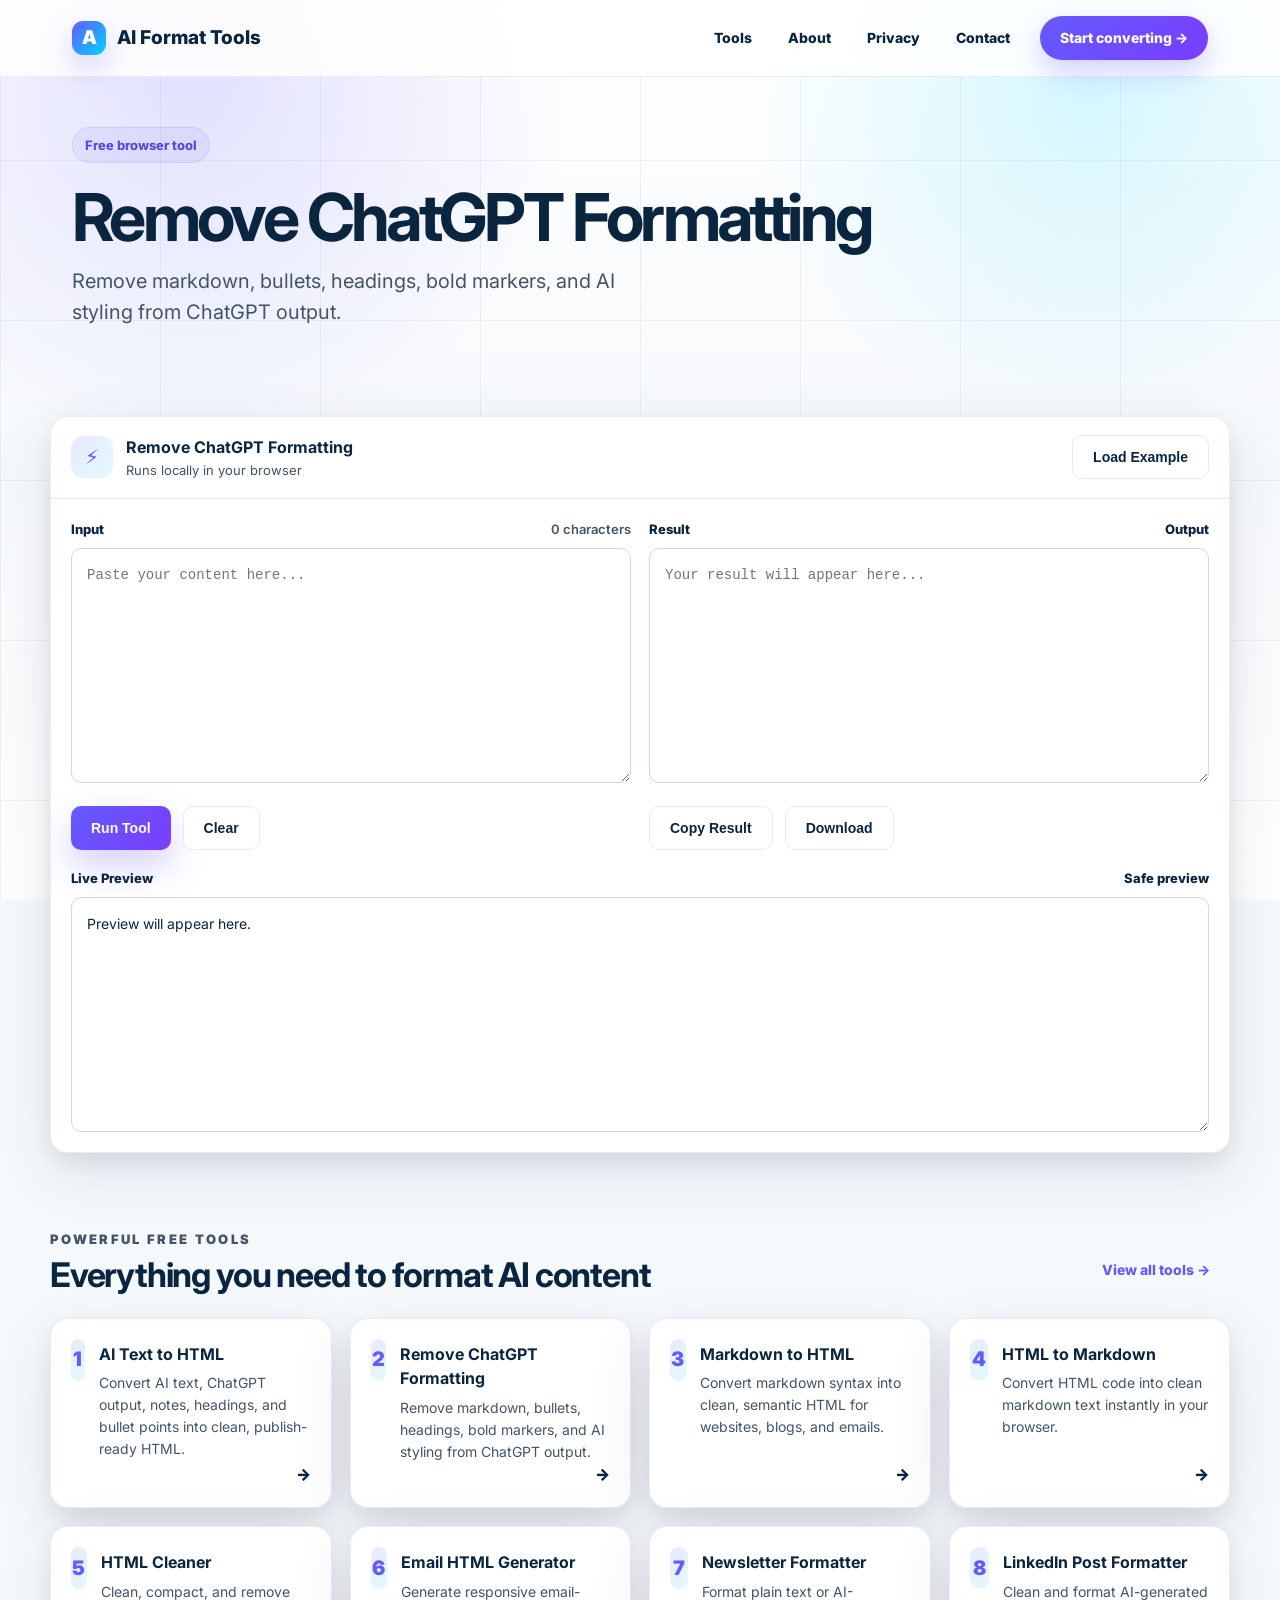
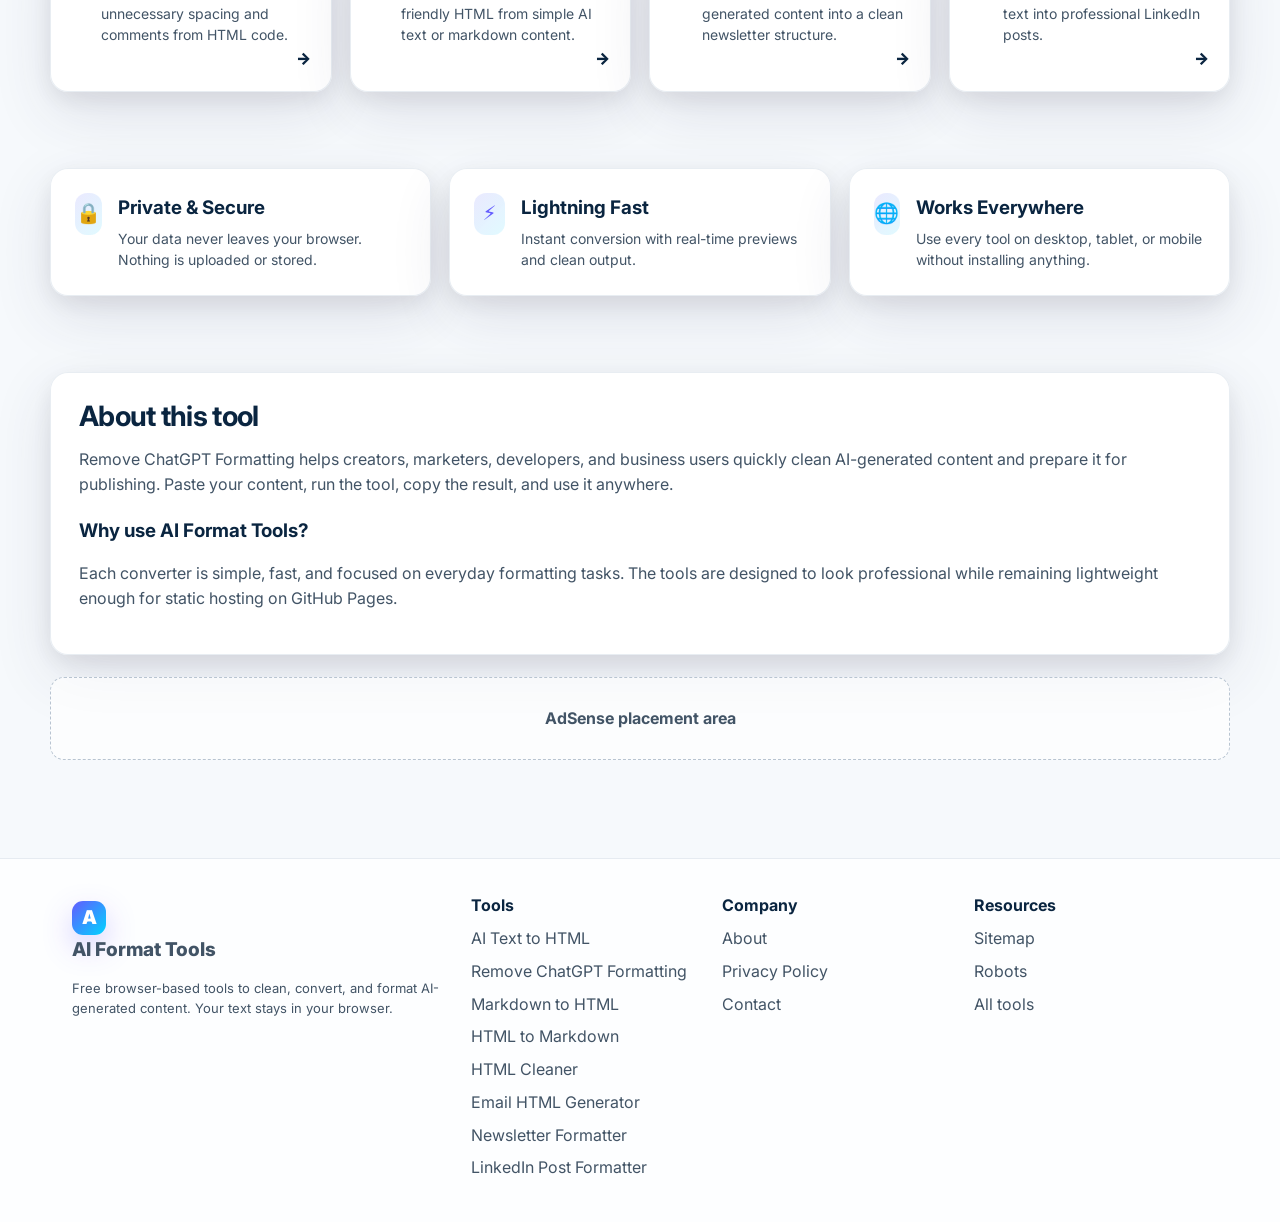
<file: remove-chatgpt-formatting.html>
<!doctype html><html lang="en"><head><meta charset="utf-8"><meta name="viewport" content="width=device-width,initial-scale=1"><title>Remove ChatGPT Formatting Online | AI Format Tools</title><meta name="description" content="Remove markdown, bullets, headings, bold markers, and AI styling from ChatGPT output."><link rel="canonical" href="https://aiformattools.com/"><link rel="icon" href="favicon.svg"><link rel="preconnect" href="https://fonts.googleapis.com"><link rel="preconnect" href="https://fonts.gstatic.com" crossorigin><link href="https://fonts.googleapis.com/css2?family=Inter:wght@400;500;600;700;800;900&display=swap" rel="stylesheet"><link rel="stylesheet" href="styles.css"><script defer src="analytics.js"></script><script defer src="script.js"></script></head><body data-tool="remove-chatgpt"><div class="page-bg"></div><header class="topbar"><nav class="nav"><a class="brand" href="index.html"><span class="logo">A</span><span>AI Format Tools</span></a><button class="mobile-toggle" onclick="toggleMenu()" aria-label="Open menu" aria-controls="siteMenu" aria-expanded="false"><span></span><span></span><span></span></button><div class="navlinks" id="siteMenu"><a href="index.html#tools">Tools</a><a href="about.html">About</a><a href="privacy.html">Privacy</a><a href="contact.html">Contact</a><a class="nav-cta" href="index.html#tool">Start converting →</a></div></nav></header><main><section class="page-title container"><div class="eyebrow">Free browser tool</div><h1>Remove ChatGPT Formatting</h1><p class="lead">Remove markdown, bullets, headings, bold markers, and AI styling from ChatGPT output.</p></section><section id="tool" class="container section"><div class="tool-panel"><div class="tool-head"><div class="tool-title"><div class="iconbox">⚡</div><div><strong>Remove ChatGPT Formatting</strong><div class="small">Runs locally in your browser</div></div></div><button class="btn btn-secondary" onclick="loadExample()">Load Example</button></div><div class="tool-body"><div class="workspace-grid"><div><div class="field-head"><span>Input</span><span id="charCount" class="count">0 characters</span></div><textarea id="inputText" oninput="updateCount()" placeholder="Paste your content here..."></textarea><div class="button-row"><button class="btn btn-primary" onclick="convert()">Run Tool</button><button class="btn btn-secondary" onclick="clearTool()">Clear</button></div></div><div><div class="field-head"><span>Result</span><span>Output</span></div><textarea id="outputText" placeholder="Your result will appear here..." readonly></textarea><div class="button-row"><button class="btn btn-secondary" onclick="copyResult()">Copy Result</button><button class="btn btn-secondary" onclick="downloadResult()">Download</button></div></div></div><div style="margin-top:18px"><div class="field-head"><span>Live Preview</span><span>Safe preview</span></div><div id="preview" class="preview">Preview will appear here.</div></div></div></div></section><section id="tools" class="container section"><div class="section-head"><div><p class="section-kicker">Powerful free tools</p><h2>Everything you need to format AI content</h2></div><a class="btn btn-ghost" href="#tools">View all tools →</a></div><div class="tools-grid"><a class="tool-card" href="index.html"><div class="tool-card-top"><div class="iconbox">1</div><div><h3>AI Text to HTML</h3><p>Convert AI text, ChatGPT output, notes, headings, and bullet points into clean, publish-ready HTML.</p></div></div><span class="arrow">→</span></a><a class="tool-card" href="remove-chatgpt-formatting.html"><div class="tool-card-top"><div class="iconbox">2</div><div><h3>Remove ChatGPT Formatting</h3><p>Remove markdown, bullets, headings, bold markers, and AI styling from ChatGPT output.</p></div></div><span class="arrow">→</span></a><a class="tool-card" href="markdown-to-html.html"><div class="tool-card-top"><div class="iconbox">3</div><div><h3>Markdown to HTML</h3><p>Convert markdown syntax into clean, semantic HTML for websites, blogs, and emails.</p></div></div><span class="arrow">→</span></a><a class="tool-card" href="html-to-markdown.html"><div class="tool-card-top"><div class="iconbox">4</div><div><h3>HTML to Markdown</h3><p>Convert HTML code into clean markdown text instantly in your browser.</p></div></div><span class="arrow">→</span></a><a class="tool-card" href="html-cleaner.html"><div class="tool-card-top"><div class="iconbox">5</div><div><h3>HTML Cleaner</h3><p>Clean, compact, and remove unnecessary spacing and comments from HTML code.</p></div></div><span class="arrow">→</span></a><a class="tool-card" href="email-html-generator.html"><div class="tool-card-top"><div class="iconbox">6</div><div><h3>Email HTML Generator</h3><p>Generate responsive email-friendly HTML from simple AI text or markdown content.</p></div></div><span class="arrow">→</span></a><a class="tool-card" href="newsletter-formatter.html"><div class="tool-card-top"><div class="iconbox">7</div><div><h3>Newsletter Formatter</h3><p>Format plain text or AI-generated content into a clean newsletter structure.</p></div></div><span class="arrow">→</span></a><a class="tool-card" href="linkedin-post-formatter.html"><div class="tool-card-top"><div class="iconbox">8</div><div><h3>LinkedIn Post Formatter</h3><p>Clean and format AI-generated text into professional LinkedIn posts.</p></div></div><span class="arrow">→</span></a></div></section><section class="container section"><div class="features"><div class="feature-card"><div class="iconbox">🔒</div><div><h3>Private & Secure</h3><p>Your data never leaves your browser. Nothing is uploaded or stored.</p></div></div><div class="feature-card"><div class="iconbox">⚡</div><div><h3>Lightning Fast</h3><p>Instant conversion with real-time previews and clean output.</p></div></div><div class="feature-card"><div class="iconbox">🌐</div><div><h3>Works Everywhere</h3><p>Use every tool on desktop, tablet, or mobile without installing anything.</p></div></div></div></section><section class="container section"><div class="content-card"><h2>About this tool</h2><p>Remove ChatGPT Formatting helps creators, marketers, developers, and business users quickly clean AI-generated content and prepare it for publishing. Paste your content, run the tool, copy the result, and use it anywhere.</p><h3>Why use AI Format Tools?</h3><p>Each converter is simple, fast, and focused on everyday formatting tasks. The tools are designed to look professional while remaining lightweight enough for static hosting on GitHub Pages.</p></div><div class="ad-slot">AdSense placement area</div></section></main><footer class="footer"><div class="footer-inner"><div><a class="brand" href="index.html"><span class="logo">A</span><span>AI Format Tools</span></a><p class="small">Free browser-based tools to clean, convert, and format AI-generated content. Your text stays in your browser.</p></div><div class="footer-links"><div><strong>Tools</strong><a href="index.html">AI Text to HTML</a><a href="remove-chatgpt-formatting.html">Remove ChatGPT Formatting</a><a href="markdown-to-html.html">Markdown to HTML</a><a href="html-to-markdown.html">HTML to Markdown</a><a href="html-cleaner.html">HTML Cleaner</a><a href="email-html-generator.html">Email HTML Generator</a><a href="newsletter-formatter.html">Newsletter Formatter</a><a href="linkedin-post-formatter.html">LinkedIn Post Formatter</a></div><div><strong>Company</strong><a href="about.html">About</a><a href="privacy.html">Privacy Policy</a><a href="contact.html">Contact</a></div><div><strong>Resources</strong><a href="sitemap.xml">Sitemap</a><a href="robots.txt">Robots</a><a href="index.html#tools">All tools</a></div></div></div></footer></body></html>
</file>
<file: styles.css>
:root{--bg:#f6f9fc;--surface:#fff;--ink:#0a2540;--muted:#425466;--line:#e6ebf1;--blue:#635bff;--purple:#7a3cff;--cyan:#00d4ff;--green:#00d084;--shadow:0 20px 60px rgba(50,50,93,.12),0 8px 24px rgba(0,0,0,.08);--radius:18px}*{box-sizing:border-box}html{scroll-behavior:smooth}body{margin:0;font-family:Inter,ui-sans-serif,system-ui,-apple-system,BlinkMacSystemFont,"Segoe UI",Roboto,Arial,sans-serif;background:var(--bg);color:var(--ink);line-height:1.55}.page-bg{position:fixed;inset:0;z-index:-2;background:linear-gradient(180deg,#fff 0%,#f6f9fc 52%,#fff 100%)}.page-bg:before{content:"";position:absolute;inset:0;background:radial-gradient(circle at 15% 8%,rgba(99,91,255,.18),transparent 28%),radial-gradient(circle at 85% 10%,rgba(0,212,255,.16),transparent 25%),linear-gradient(90deg,rgba(10,37,64,.055) 1px,transparent 1px),linear-gradient(rgba(10,37,64,.045) 1px,transparent 1px);background-size:auto,auto,160px 160px,160px 160px}.topbar{position:sticky;top:0;z-index:50;background:rgba(255,255,255,.82);backdrop-filter:blur(18px);border-bottom:1px solid rgba(230,235,241,.8)}.nav{max-width:1180px;margin:auto;display:flex;align-items:center;justify-content:space-between;padding:16px 22px}.brand{display:flex;align-items:center;gap:11px;text-decoration:none;color:var(--ink);font-weight:800;font-size:19px}.logo{width:34px;height:34px;border-radius:11px;background:linear-gradient(135deg,var(--blue),var(--cyan));display:grid;place-items:center;color:#fff;font-weight:900;box-shadow:0 12px 30px rgba(99,91,255,.28)}.navlinks{display:flex;align-items:center;gap:22px}.navlinks a{color:var(--ink);text-decoration:none;font-weight:700;font-size:14px}.navlinks>a:hover,.nav-dropbtn:hover{color:var(--blue)}.nav-cta{background:linear-gradient(135deg,var(--blue),var(--purple));color:#fff!important;padding:11px 18px;border-radius:999px;box-shadow:0 10px 24px rgba(99,91,255,.25)}.mobile-toggle{display:none;background:#fff;border:1px solid var(--line);border-radius:12px;padding:9px 12px;color:var(--ink);font-size:18px}.nav-dropdown{position:relative}.nav-dropbtn{display:flex;align-items:center;gap:6px;border:0;background:transparent;color:var(--ink);font-weight:800;font-size:14px;cursor:pointer;padding:10px 0}.mega-menu{position:absolute;top:42px;left:50%;transform:translateX(-50%) translateY(8px);width:560px;display:grid;grid-template-columns:1fr 1fr;gap:6px;padding:14px;background:rgba(255,255,255,.96);border:1px solid rgba(230,235,241,.95);border-radius:18px;box-shadow:0 28px 70px rgba(10,37,64,.16),0 10px 26px rgba(0,0,0,.08);opacity:0;visibility:hidden;pointer-events:none;transition:.18s ease;backdrop-filter:blur(18px)}.nav-dropdown:hover .mega-menu,.nav-dropdown.open .mega-menu{opacity:1;visibility:visible;pointer-events:auto;transform:translateX(-50%) translateY(0)}.mega-menu a{display:block;padding:14px;border-radius:13px}.mega-menu a:hover{background:#f6f9fc}.mega-menu strong{display:block;color:var(--ink);font-size:14px;margin-bottom:3px}.mega-menu small{display:block;color:var(--muted);font-weight:550;line-height:1.35}.container{max-width:1180px;margin:auto;padding:0 22px}.hero{display:grid;grid-template-columns:1fr 1.15fr;gap:52px;align-items:center;padding:72px 22px 54px}.eyebrow{display:inline-flex;align-items:center;gap:8px;border:1px solid rgba(99,91,255,.13);background:rgba(99,91,255,.08);color:#4f46e5;border-radius:999px;padding:7px 12px;font-size:13px;font-weight:750;margin-bottom:22px}.hero h1{font-size:clamp(48px,7vw,82px);line-height:.94;letter-spacing:-.065em;margin:0 0 22px}.gradient-text{background:linear-gradient(135deg,#0a2540 0%,#635bff 45%,#7a3cff 100%);-webkit-background-clip:text;background-clip:text;color:transparent}.lead{font-size:20px;color:var(--muted);max-width:560px;margin:0 0 30px}.trust-row{display:flex;flex-wrap:wrap;gap:18px;margin:0 0 34px;color:#3a4a5b;font-size:14px}.trust-row span{display:flex;gap:8px;align-items:center}.dot{width:16px;height:16px;border-radius:99px;background:var(--blue);color:#fff;font-size:11px;display:grid;place-items:center}.actions{display:flex;align-items:center;gap:18px;flex-wrap:wrap}.btn{display:inline-flex;align-items:center;justify-content:center;gap:10px;border:0;border-radius:10px;padding:13px 20px;font-weight:800;text-decoration:none;cursor:pointer;font-size:14px;transition:.2s ease}.btn-primary{background:linear-gradient(135deg,var(--blue),var(--purple));color:#fff;box-shadow:0 16px 35px rgba(99,91,255,.28)}.btn-primary:hover{transform:translateY(-1px);box-shadow:0 20px 42px rgba(99,91,255,.34)}.btn-secondary{background:#fff;color:var(--ink);border:1px solid var(--line)}.btn-ghost{background:transparent;color:var(--blue)}.demo-card,.tool-panel,.content-card,.tool-card,.feature-card{background:rgba(255,255,255,.92);border:1px solid rgba(230,235,241,.9);border-radius:var(--radius);box-shadow:var(--shadow)}.demo-card{overflow:hidden}.demo-head,.tool-head{display:flex;align-items:center;justify-content:space-between;padding:18px 20px;border-bottom:1px solid var(--line)}.demo-title,.tool-title{display:flex;align-items:center;gap:13px}.iconbox{width:42px;height:42px;border-radius:12px;background:linear-gradient(135deg,rgba(99,91,255,.13),rgba(0,212,255,.12));display:grid;place-items:center;color:var(--blue);font-weight:900;font-size:20px}.demo-body,.tool-body{padding:20px}.demo-grid,.workspace-grid{display:grid;grid-template-columns:1fr 1fr;gap:18px}.field-head{display:flex;justify-content:space-between;align-items:center;margin:0 0 9px;font-weight:800;font-size:13px;color:var(--ink)}.count{font-weight:600;color:var(--muted)}textarea,.output,.preview{width:100%;min-height:235px;border:1px solid #cfd7df;border-radius:10px;background:#fff;color:var(--ink);padding:15px;font:14px/1.6 ui-monospace,SFMono-Regular,Menlo,Monaco,Consolas,"Liberation Mono",monospace;resize:vertical;outline:0}textarea:focus{border-color:var(--blue);box-shadow:0 0 0 4px rgba(99,91,255,.12)}.output{white-space:pre-wrap;overflow:auto}.preview{font-family:Inter,system-ui,sans-serif;overflow:auto}.button-row{display:flex;gap:12px;flex-wrap:wrap;margin-top:16px}.section{padding:38px 0}.section-head{display:flex;align-items:end;justify-content:space-between;gap:20px;margin-bottom:24px}.section-kicker{text-transform:uppercase;letter-spacing:.18em;color:var(--blue);font-weight:900;font-size:13px;margin:0 0 8px}.section h2{font-size:34px;line-height:1.08;letter-spacing:-.035em;margin:0}.section p{color:var(--muted)}.tools-grid{display:grid;grid-template-columns:repeat(4,1fr);gap:18px}.tool-card{padding:20px;text-decoration:none;color:var(--ink);transition:.18s ease;min-height:154px;display:flex;flex-direction:column;justify-content:space-between}.tool-card:hover{transform:translateY(-3px);box-shadow:0 28px 65px rgba(50,50,93,.15),0 12px 28px rgba(0,0,0,.09)}.tool-card-top{display:flex;gap:14px;align-items:flex-start}.tool-card h3{font-size:16px;margin:3px 0 6px}.tool-card p{font-size:14px;margin:0;color:var(--muted)}.arrow{align-self:flex-end;color:var(--ink);font-weight:900}.features{display:grid;grid-template-columns:repeat(3,1fr);gap:18px}.feature-card{padding:24px;display:flex;gap:16px;align-items:flex-start}.feature-card h3{margin:0 0 6px}.feature-card p{margin:0;color:var(--muted);font-size:14px}.main-layout{display:grid;grid-template-columns:1fr 310px;gap:24px;padding:40px 22px}.sidebar{display:flex;flex-direction:column;gap:18px}.mini-list{list-style:none;padding:0;margin:0}.mini-list li{border-bottom:1px solid var(--line)}.mini-list li:last-child{border-bottom:0}.mini-list a{display:flex;justify-content:space-between;padding:12px 0;text-decoration:none;color:var(--ink);font-weight:650}.mini-list a:hover{color:var(--blue)}.tool-panel{overflow:hidden}.page-title{padding:50px 22px 20px}.page-title h1{font-size:clamp(42px,6vw,66px);line-height:.98;letter-spacing:-.055em;margin:0 0 16px}.content-card{padding:28px;margin-bottom:22px}.content-card h2{font-size:28px;letter-spacing:-.025em;margin-top:0}.content-card h3{margin-bottom:6px}.ad-slot{border:1px dashed #b8c4d1;background:rgba(255,255,255,.65);border-radius:14px;padding:28px;text-align:center;color:var(--muted);font-weight:700}.footer{margin-top:60px;border-top:1px solid var(--line);background:rgba(255,255,255,.8)}.footer-inner{max-width:1180px;margin:auto;padding:34px 22px;display:grid;grid-template-columns:1fr 2fr;gap:30px}.footer-links{display:grid;grid-template-columns:repeat(3,1fr);gap:18px}.footer a{color:var(--muted);text-decoration:none;display:block;margin:8px 0}.footer a:hover{color:var(--blue)}.small{font-size:13px;color:var(--muted)}@media(max-width:980px){.hero,.main-layout{grid-template-columns:1fr}.tools-grid{grid-template-columns:repeat(2,1fr)}.features{grid-template-columns:1fr}.demo-grid,.workspace-grid{grid-template-columns:1fr}.navlinks{display:none;position:absolute;left:18px;right:18px;top:68px;background:#fff;border:1px solid var(--line);border-radius:18px;box-shadow:var(--shadow);padding:16px;flex-direction:column;align-items:stretch;gap:8px}.navlinks.open{display:flex}.navlinks>a,.nav-dropbtn{width:100%;padding:12px 10px;border-radius:12px;text-align:left}.navlinks>a:hover,.nav-dropbtn:hover{background:#f6f9fc}.nav-cta{text-align:center!important}.mobile-toggle{display:block}.nav-dropdown{width:100%}.mega-menu{position:static;width:100%;transform:none;display:none;grid-template-columns:1fr;padding:8px;margin-top:6px;opacity:1;visibility:visible;pointer-events:auto;box-shadow:none;background:#f6f9fc;border-radius:14px}.nav-dropdown.open .mega-menu{display:grid;transform:none}.nav-dropdown:hover .mega-menu{transform:none}.footer-inner{grid-template-columns:1fr}.footer-links{grid-template-columns:1fr 1fr}}@media(max-width:620px){.hero{padding-top:48px}.tools-grid{grid-template-columns:1fr}.actions{align-items:stretch}.btn{width:100%}.section-head{display:block}.footer-links{grid-template-columns:1fr}}


/* Clean Stripe-inspired navigation fix */
.topbar{position:sticky;top:0;z-index:100;background:rgba(255,255,255,.86);backdrop-filter:blur(22px);-webkit-backdrop-filter:blur(22px);border-bottom:1px solid rgba(230,235,241,.9)}
.nav{max-width:1180px;margin:0 auto;display:flex;align-items:center;justify-content:space-between;gap:24px;padding:16px 22px;min-height:72px}
.brand{flex:0 0 auto;white-space:nowrap}
.navlinks{display:flex;align-items:center;justify-content:flex-end;gap:8px;position:static;background:transparent;border:0;box-shadow:none;padding:0}
.navlinks a{display:inline-flex;align-items:center;justify-content:center;height:40px;padding:0 14px;border-radius:999px;color:#0a2540;text-decoration:none;font-size:14px;font-weight:800;line-height:1;white-space:nowrap;transition:background .18s ease,color .18s ease,transform .18s ease}
.navlinks a:hover{background:rgba(99,91,255,.08);color:#635bff}
.navlinks .nav-cta{height:44px;margin-left:8px;padding:0 20px;background:linear-gradient(135deg,#635bff,#7a3cff);color:#fff!important;box-shadow:0 12px 28px rgba(99,91,255,.28)}
.navlinks .nav-cta:hover{transform:translateY(-1px);background:linear-gradient(135deg,#635bff,#7a3cff);color:#fff!important}
.mobile-toggle{display:none;width:44px;height:44px;padding:0;border:1px solid #d8e0e8;border-radius:999px;background:#fff;align-items:center;justify-content:center;flex-direction:column;gap:5px;box-shadow:0 8px 20px rgba(10,37,64,.08);cursor:pointer}
.mobile-toggle span{display:block;width:18px;height:2px;background:#0a2540;border-radius:99px;transition:.18s ease}
.mobile-toggle[aria-expanded="true"] span:nth-child(1){transform:translateY(7px) rotate(45deg)}
.mobile-toggle[aria-expanded="true"] span:nth-child(2){opacity:0}
.mobile-toggle[aria-expanded="true"] span:nth-child(3){transform:translateY(-7px) rotate(-45deg)}
.nav-dropdown,.mega-menu,.nav-dropbtn{display:none!important}
@media(max-width:900px){
  .nav{min-height:68px;padding:12px 18px}
  .mobile-toggle{display:flex}
  .navlinks{display:none;position:absolute;left:16px;right:16px;top:76px;background:rgba(255,255,255,.98);border:1px solid rgba(230,235,241,.95);border-radius:22px;box-shadow:0 28px 70px rgba(10,37,64,.16),0 10px 26px rgba(0,0,0,.08);padding:12px;flex-direction:column;align-items:stretch;gap:4px;backdrop-filter:blur(18px);-webkit-backdrop-filter:blur(18px)}
  .navlinks.open{display:flex}
  .navlinks a{height:48px;justify-content:flex-start;padding:0 16px;border-radius:14px;font-size:15px}
  .navlinks .nav-cta{margin:8px 0 0;justify-content:center}
}
@media(max-width:420px){.brand{font-size:16px}.logo{width:30px;height:30px;border-radius:10px}.nav{padding-left:14px;padding-right:14px}.navlinks{left:10px;right:10px}}
</file>
